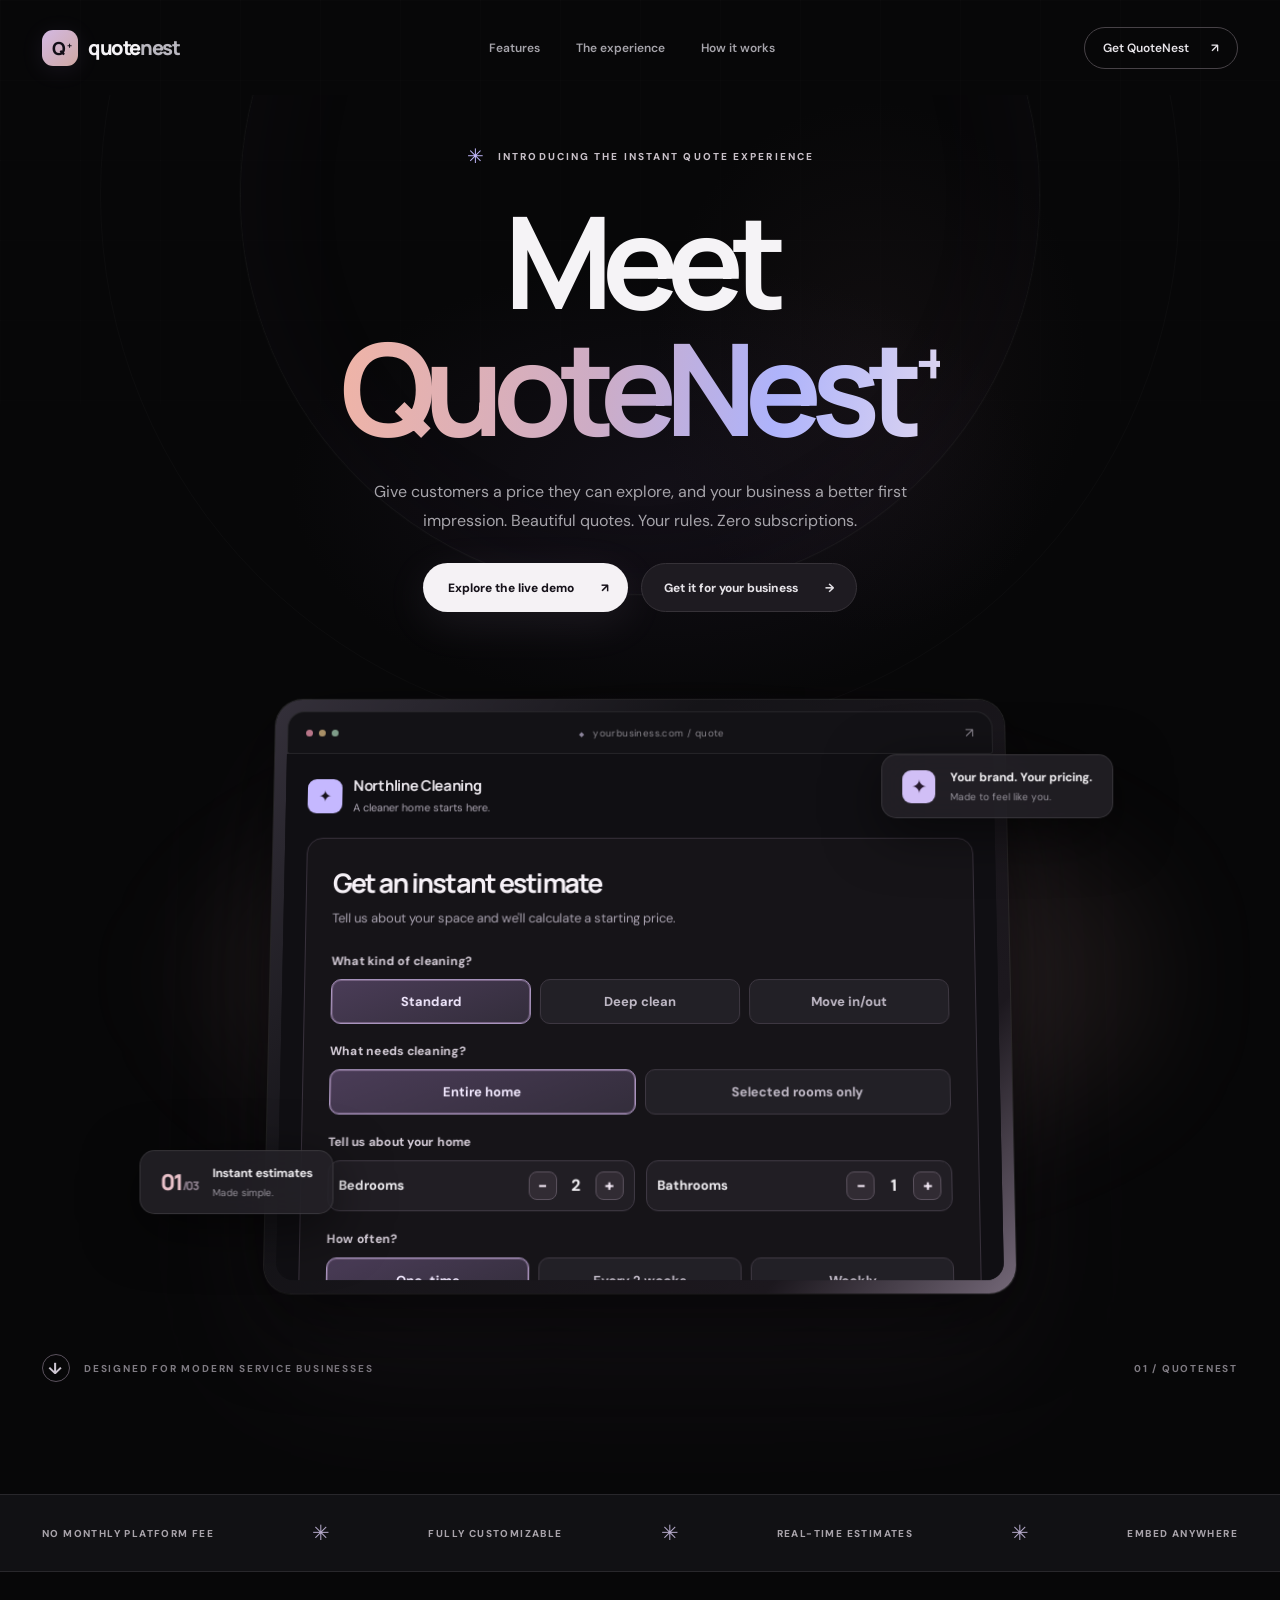
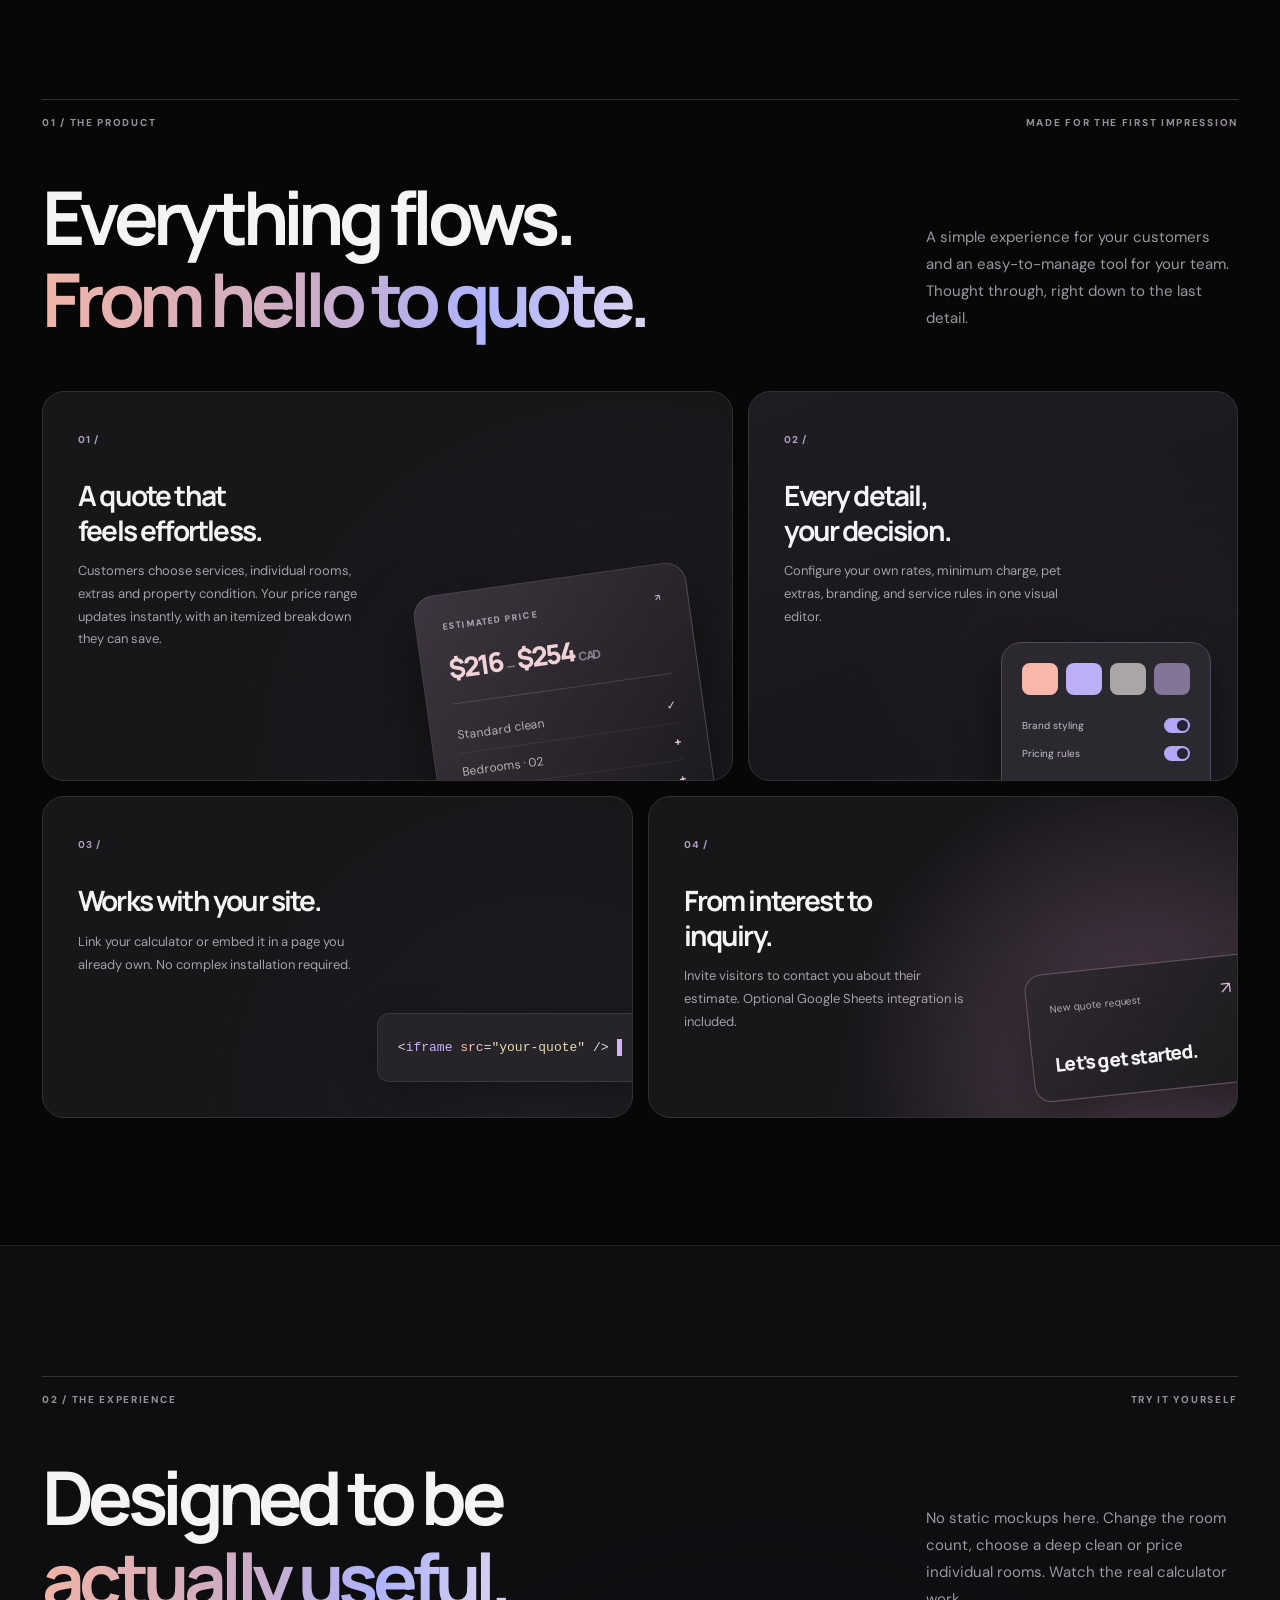
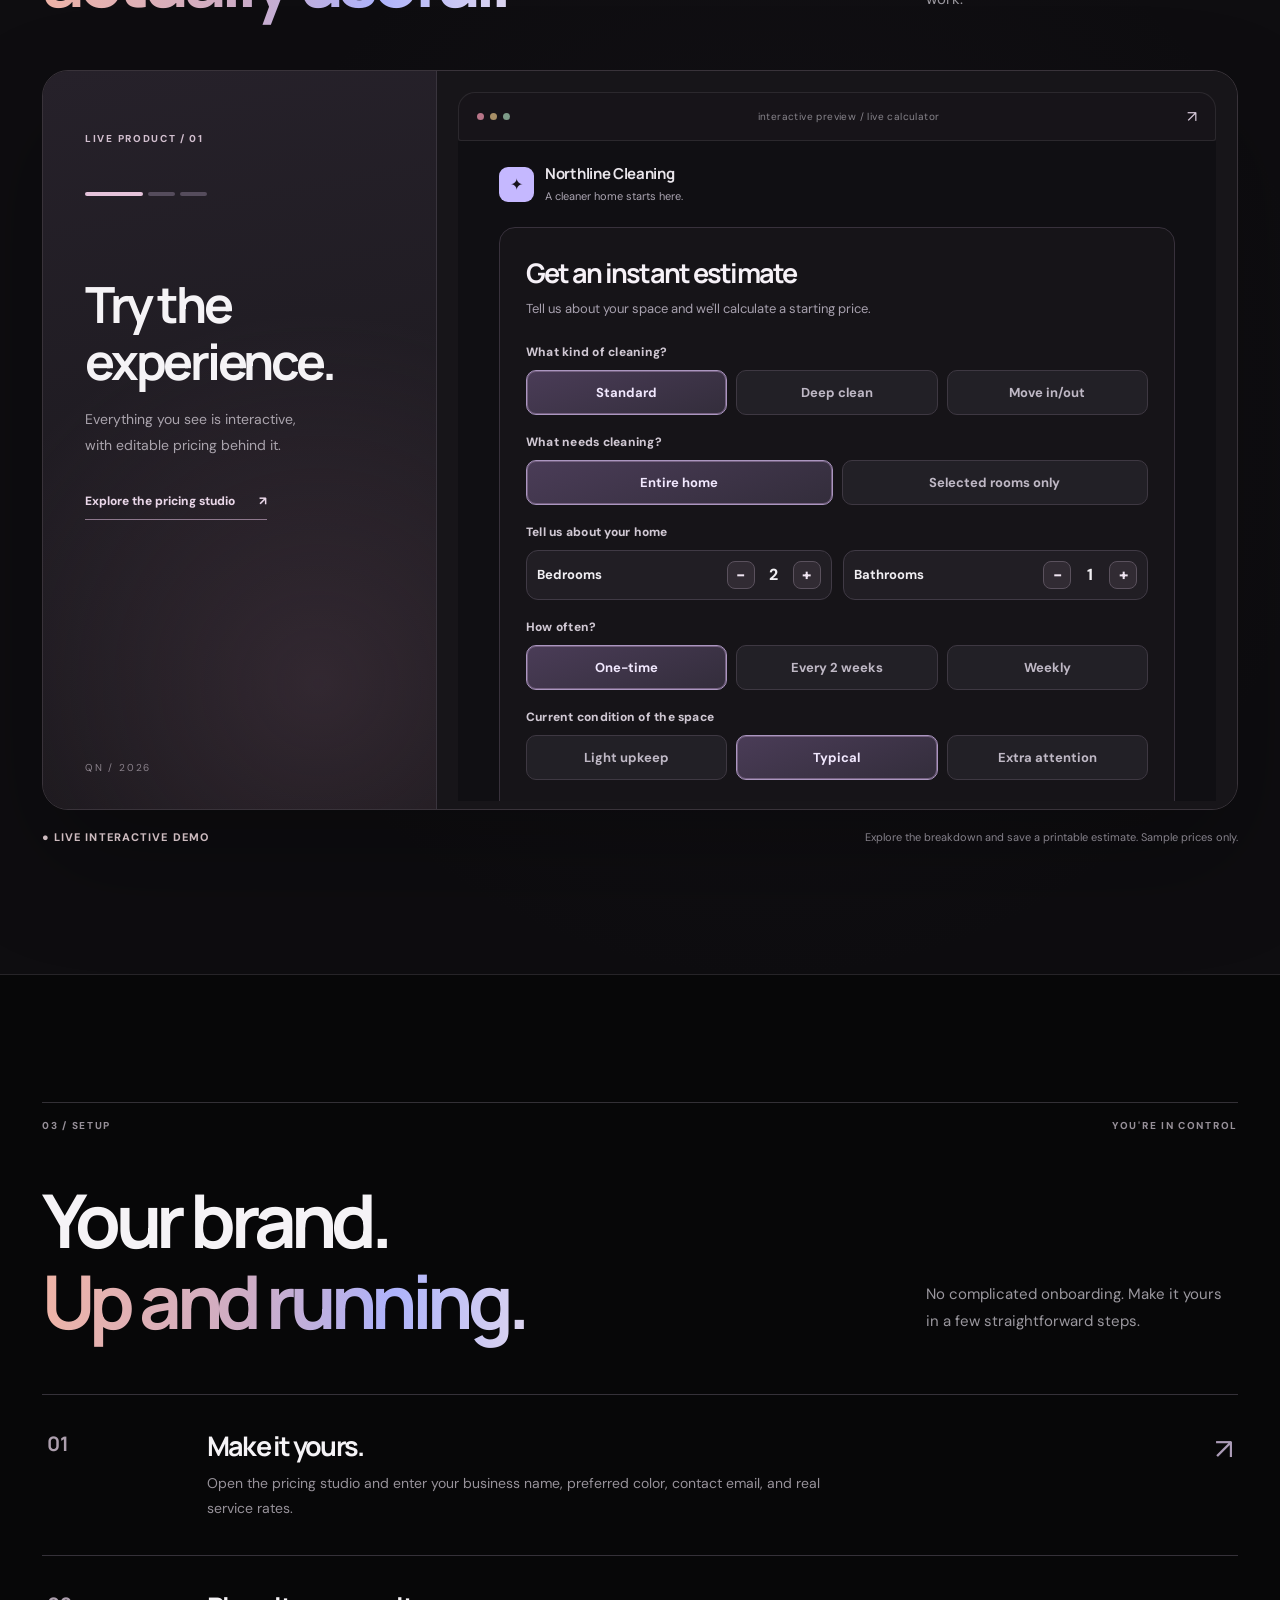
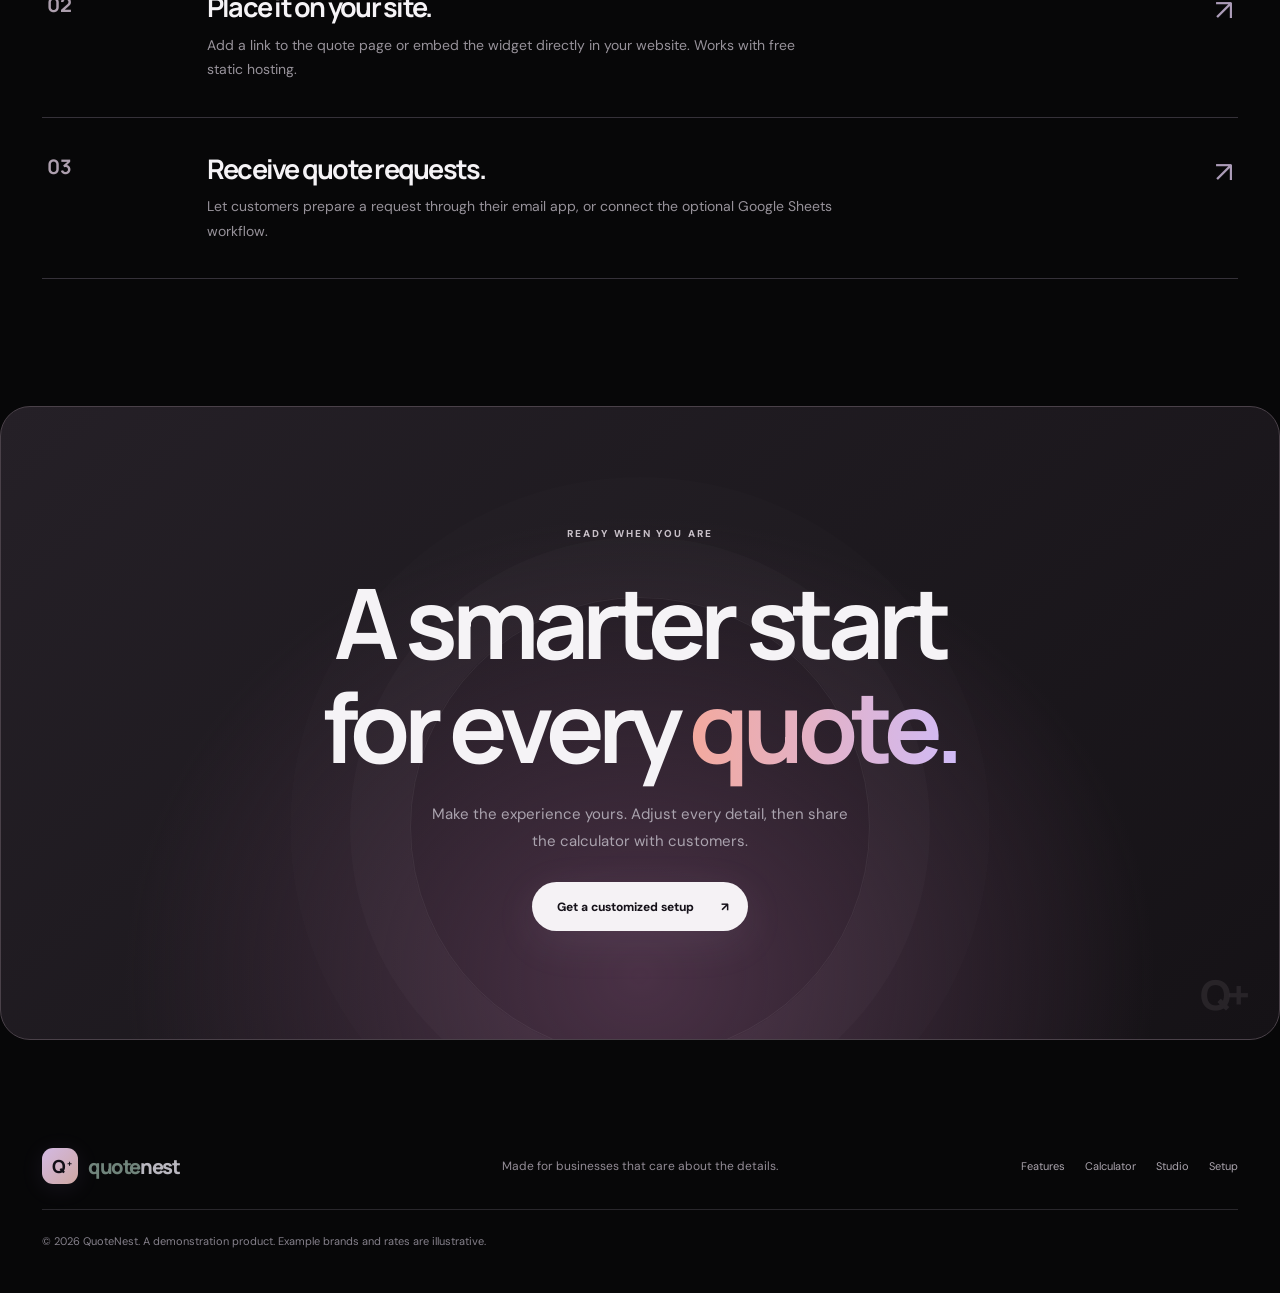
<file: index.html>
<!doctype html>
<html lang="en">
<head>
  <meta charset="utf-8">
  <meta name="viewport" content="width=device-width, initial-scale=1">
  <meta name="theme-color" content="#070709">
  <meta name="description" content="QuoteNest: an instant house cleaning estimate calculator with editable room, condition, extras and minimum-job pricing. Customize it for your website with a one-time setup.">
  <meta property="og:type" content="website">
  <meta property="og:title" content="QuoteNest — Instant Cleaning Estimates for Your Website">
  <meta property="og:description" content="Let customers explore a starting price range from your own rules. Try the live demo, then customize it for your cleaning company.">
  <meta property="og:url" content="https://uhrichsam4.github.io/quotenest-live-demo/">
  <meta name="robots" content="index,follow">
  <title>Instant Cleaning Quote Calculator for Websites | QuoteNest</title>
  <link rel="stylesheet" href="assets/style.css">
  <link rel="stylesheet" href="assets/theme-blackplus.css">
</head>
<body class="site blackplus-theme">
  <div class="site-glow" aria-hidden="true"></div>
  <header class="topbar max">
    <a class="brand" href="./index.html" aria-label="QuoteNest home"><span class="brand-icon" aria-hidden="true">Q<span>+</span></span><span>quote<span class="brand-light">nest</span></span></a>
    <nav class="topnav" aria-label="Main navigation">
      <a href="#features">Features</a>
      <a href="#experience">The experience</a>
      <a href="#how">How it works</a>
    </nav>
    <a class="nav-action" href="./setup.html">Get QuoteNest <span aria-hidden="true">↗</span></a>
  </header>

  <main>
    <section class="new-hero max" aria-labelledby="hero-title">
      <div class="hero-orbit hero-orbit-one" aria-hidden="true"></div>
      <div class="hero-orbit hero-orbit-two" aria-hidden="true"></div>
      <div class="hero-heading">
        <span class="tiny-label"><span class="tiny-spark" aria-hidden="true">✳</span> INTRODUCING THE INSTANT QUOTE EXPERIENCE</span>
        <h1 id="hero-title">Meet<br><span class="gradient-title">QuoteNest<span class="hero-plus">+</span></span></h1>
        <p>Give customers a price they can explore, and your business a better first impression. Beautiful quotes. Your rules. Zero subscriptions.</p>
        <div class="new-actions">
          <a class="primary-action" href="#experience">Explore the live demo <span aria-hidden="true">↗</span></a>
          <a class="ghost-action" href="./setup.html">Get it for your business <span aria-hidden="true">→</span></a>
        </div>
      </div>
      <div class="showcase" aria-label="QuoteNest product preview">
        <div class="showcase-light" aria-hidden="true"></div>
        <div class="mock-device">
          <div class="mock-top">
            <div class="mock-dots" aria-hidden="true"><i></i><i></i><i></i></div>
            <span class="mock-domain"><span class="lock" aria-hidden="true">◆</span> yourbusiness.com / quote</span>
            <span class="mock-top-end">↗</span>
          </div>
          <iframe src="./embed.html" title="Interactive instant quote calculator preview" loading="eager"></iframe>
        </div>
        <div class="floating-chip floating-chip-top" aria-hidden="true">
          <span class="chip-symbol">✦</span><span><strong>Your brand. Your pricing.</strong><small>Made to feel like you.</small></span>
        </div>
        <div class="floating-chip floating-chip-bottom" aria-hidden="true">
          <span class="chip-number">01<span>/03</span></span><span><strong>Instant estimates</strong><small>Made simple.</small></span>
        </div>
      </div>
      <div class="hero-footnote"><span class="scroll-indicator" aria-hidden="true">↓</span> DESIGNED FOR MODERN SERVICE BUSINESSES <span class="hero-footnote-index">01 / QUOTENEST</span></div>
    </section>

    <div class="capability-strip" aria-label="Core capabilities">
      <div class="max capability-inner">
        <span>NO MONTHLY PLATFORM FEE</span><b aria-hidden="true">✳</b>
        <span>FULLY CUSTOMIZABLE</span><b aria-hidden="true">✳</b>
        <span>REAL-TIME ESTIMATES</span><b aria-hidden="true">✳</b>
        <span>EMBED ANYWHERE</span>
      </div>
    </div>

    <section class="new-section max features-section" id="features" aria-labelledby="features-title">
      <div class="section-overline"><span>01 / THE PRODUCT</span><span>MADE FOR THE FIRST IMPRESSION</span></div>
      <div class="section-heading">
        <h2 id="features-title">Everything flows.<br><span class="soft-gradient">From hello to quote.</span></h2>
        <p>A simple experience for your customers and an easy-to-manage tool for your team. Thought through, right down to the last detail.</p>
      </div>
      <div class="bento-grid">
        <article class="bento bento-large">
          <div class="bento-copy"><span class="bento-index">01 /</span><h3>A quote that<br>feels effortless.</h3><p>Customers choose services, individual rooms, extras and property condition. Your price range updates instantly, with an itemized breakdown they can save.</p></div>
          <div class="estimate-art" aria-hidden="true">
            <div class="estimate-art-header"><span>ESTIMATED PRICE</span><span>↗</span></div>
            <div class="estimate-art-price">$216 <small>—</small> $254 <small>CAD</small></div>
            <div class="estimate-art-rule"></div>
            <div class="estimate-art-row"><span>Standard clean</span><strong>✓</strong></div>
            <div class="estimate-art-row"><span>Bedrooms · 02</span><strong>+</strong></div>
            <div class="estimate-art-row"><span>Bathrooms · 01</span><strong>+</strong></div>
          </div>
        </article>
        <article class="bento bento-medium">
          <div class="bento-copy"><span class="bento-index">02 /</span><h3>Every detail,<br>your decision.</h3><p>Configure your own rates, minimum charge, pet extras, branding, and service rules in one visual editor.</p></div>
          <div class="palette-art" aria-hidden="true">
            <div class="palette-row"><span class="palette-color one"></span><span class="palette-color two"></span><span class="palette-color three"></span><span class="palette-color four"></span></div>
            <div class="palette-line"><span>Brand styling</span><span class="palette-toggle"></span></div>
            <div class="palette-line"><span>Pricing rules</span><span class="palette-toggle"></span></div>
          </div>
        </article>
        <article class="bento bento-small">
          <div class="bento-copy"><span class="bento-index">03 /</span><h3>Works with your site.</h3><p>Link your calculator or embed it in a page you already own. No complex installation required.</p></div>
          <div class="code-art" aria-hidden="true">&lt;<span>iframe</span> <i>src</i>=<b>"your-quote"</b> /&gt;<span class="code-cursor"></span></div>
        </article>
        <article class="bento bento-small bento-glow">
          <div class="bento-copy"><span class="bento-index">04 /</span><h3>From interest to inquiry.</h3><p>Invite visitors to contact you about their estimate. Optional Google Sheets integration is included.</p></div>
          <div class="lead-art" aria-hidden="true"><span>New quote request</span><span class="lead-art-arrow">↗</span><strong>Let's get started.</strong></div>
        </article>
      </div>
    </section>

    <section class="experience-band" id="experience" aria-labelledby="experience-title">
      <div class="max experience-wrap">
        <div class="section-overline"><span>02 / THE EXPERIENCE</span><span>TRY IT YOURSELF</span></div>
        <div class="experience-heading"><h2 id="experience-title">Designed to be<br><span class="soft-gradient">actually useful.</span></h2><p>No static mockups here. Change the room count, choose a deep clean or price individual rooms. Watch the real calculator work.</p></div>
        <div class="product-stage">
          <div class="stage-side">
            <span class="stage-eyebrow">LIVE PRODUCT / 01</span>
            <div class="stage-rail"><span class="active-rail"></span><span></span><span></span></div>
            <h3>Try the<br>experience.</h3>
            <p>Everything you see is interactive, with editable pricing behind it.</p>
            <a href="./studio.html" class="stage-link">Explore the pricing studio <span aria-hidden="true">↗</span></a>
            <div class="stage-corner" aria-hidden="true">QN / 2026</div>
          </div>
          <div class="live-device">
            <div class="mock-top">
              <div class="mock-dots" aria-hidden="true"><i></i><i></i><i></i></div>
              <span class="mock-domain">interactive preview / live calculator</span>
              <a href="./embed.html" target="_blank" rel="noopener" aria-label="Open the full calculator in a new tab">↗</a>
            </div>
            <iframe src="./embed.html" title="Try the live QuoteNest cleaning estimate calculator" loading="lazy"></iframe>
          </div>
        </div>
        <div class="product-note"><span>● LIVE INTERACTIVE DEMO</span><span>Explore the breakdown and save a printable estimate. Sample prices only.</span></div>
      </div>
    </section>

    <section class="new-section max steps-section" id="how" aria-labelledby="steps-title">
      <div class="section-overline"><span>03 / SETUP</span><span>YOU'RE IN CONTROL</span></div>
      <div class="section-heading"><h2 id="steps-title">Your brand.<br><span class="soft-gradient">Up and running.</span></h2><p>No complicated onboarding. Make it yours in a few straightforward steps.</p></div>
      <div class="new-steps">
        <article><span class="step-number">01</span><div><h3>Make it yours.</h3><p>Open the pricing studio and enter your business name, preferred color, contact email, and real service rates.</p></div><span class="step-arrow" aria-hidden="true">↗</span></article>
        <article><span class="step-number">02</span><div><h3>Place it on your site.</h3><p>Add a link to the quote page or embed the widget directly in your website. Works with free static hosting.</p></div><span class="step-arrow" aria-hidden="true">↗</span></article>
        <article><span class="step-number">03</span><div><h3>Receive quote requests.</h3><p>Let customers prepare a request through their email app, or connect the optional Google Sheets workflow.</p></div><span class="step-arrow" aria-hidden="true">↗</span></article>
      </div>
    </section>

    <section class="closing max" aria-labelledby="closing-title">
      <div class="closing-orb" aria-hidden="true"></div>
      <span class="tiny-label">READY WHEN YOU ARE</span>
      <h2 id="closing-title">A smarter start<br>for every <em>quote.</em></h2>
      <p>Make the experience yours. Adjust every detail, then share the calculator with customers.</p>
      <a class="primary-action" href="./setup.html">Get a customized setup <span aria-hidden="true">↗</span></a>
      <span class="closing-watermark" aria-hidden="true">Q+</span>
    </section>
  </main>
  <footer class="new-footer max">
    <a class="brand" href="./index.html" aria-label="QuoteNest home"><span class="brand-icon" aria-hidden="true">Q<span>+</span></span><span>quote<span class="brand-light">nest</span></span></a>
    <span>Made for businesses that care about the details.</span>
    <nav aria-label="Footer"><a href="#features">Features</a><a href="./embed.html">Calculator</a><a href="./studio.html">Studio</a><a href="./setup.html">Setup</a></nav>
    <small>© 2026 QuoteNest. A demonstration product. Example brands and rates are illustrative.</small>
  </footer>
</body>
</html>
</file>
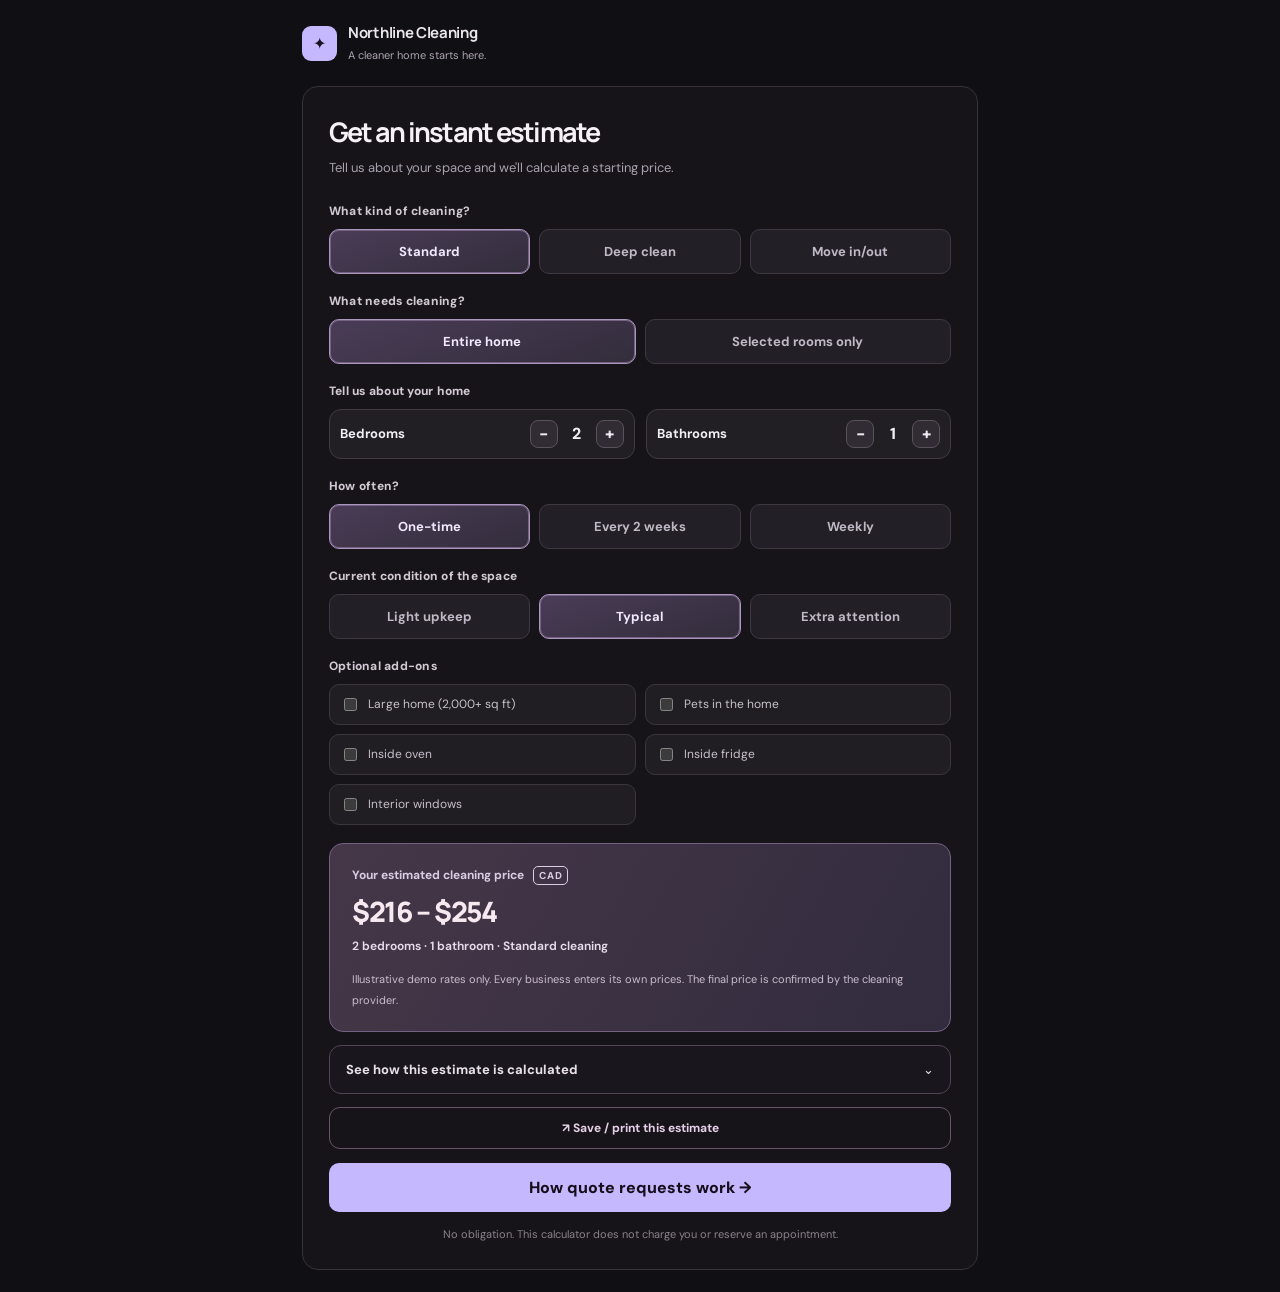
<file: embed.html>
<!doctype html>
<html lang="en">
<head><meta charset="utf-8"><meta name="viewport" content="width=device-width, initial-scale=1">
  <meta name="robots" content="noindex"><title>Get a cleaning estimate</title>
  <link rel="stylesheet" href="assets/style.css"><link rel="stylesheet" href="assets/theme-blackplus.css">
  <script src="assets/config.js" defer></script><script src="assets/engine.js" defer></script><script src="assets/widget.js" defer></script>
</head>
<body class="widget">
  <main class="quote-app">
    <div class="quote-header"><span class="brand-dot">✦</span><div><h2 id="brand">Northline Cleaning</h2><small id="tagline">A cleaner home starts here.</small></div></div>
    <section class="quote-panel">
      <h3>Get an instant estimate</h3><p>Tell us about your space and we'll calculate a starting price.</p>
      <label class="field-title">What kind of cleaning?</label>
      <div class="choice-row" role="group" aria-label="Type of cleaning">
        <button type="button" class="choice" data-group="service" data-value="standard" aria-pressed="true">Standard</button>
        <button type="button" class="choice" data-group="service" data-value="deep" aria-pressed="false">Deep clean</button>
        <button type="button" class="choice" data-group="service" data-value="moving" aria-pressed="false">Move in/out</button>
      </div>
      <label class="field-title">What needs cleaning?</label>
      <div class="choice-row two" role="group" aria-label="Scope of cleaning">
        <button type="button" class="choice" data-group="scope" data-value="full" aria-pressed="true">Entire home</button>
        <button type="button" class="choice" data-group="scope" data-value="partial" aria-pressed="false">Selected rooms only</button>
      </div>
      <label class="field-title">Tell us about your home</label>
      <div class="room-grid">
        <div class="number-control"><span>Bedrooms</span><div class="counter"><button type="button" data-room="bedrooms" data-step="-1" aria-label="Remove one bedroom">−</button><output id="bedrooms">2</output><button type="button" data-room="bedrooms" data-step="1" aria-label="Add one bedroom">+</button></div></div>
        <div class="number-control"><span>Bathrooms</span><div class="counter"><button type="button" data-room="bathrooms" data-step="-1" aria-label="Remove one bathroom">−</button><output id="bathrooms">1</output><button type="button" data-room="bathrooms" data-step="1" aria-label="Add one bathroom">+</button></div></div>
      </div>
      <div id="partialOptions" hidden>
        <label class="field-title">Other rooms to clean</label>
        <div class="checklist">
          <label class="checkline"><input type="checkbox" id="kitchen" checked> Kitchen</label>
          <label class="checkline"><input type="checkbox" id="living" checked> Living area</label>
        </div>
      </div>
      <label class="field-title">How often?</label>
      <div class="choice-row" role="group" aria-label="Cleaning frequency">
        <button type="button" class="choice" data-group="frequency" data-value="once" aria-pressed="true">One-time</button>
        <button type="button" class="choice" data-group="frequency" data-value="biweekly" aria-pressed="false">Every 2 weeks</button>
        <button type="button" class="choice" data-group="frequency" data-value="weekly" aria-pressed="false">Weekly</button>
      </div>
      <label class="field-title">Current condition of the space</label>
      <div class="choice-row" role="group" aria-label="Cleaning condition">
        <button type="button" class="choice" data-group="condition" data-value="light" aria-pressed="false">Light upkeep</button>
        <button type="button" class="choice" data-group="condition" data-value="typical" aria-pressed="true">Typical</button>
        <button type="button" class="choice" data-group="condition" data-value="heavy" aria-pressed="false">Extra attention</button>
      </div>
      <label class="field-title">Optional add-ons</label>
      <div class="checklist">
        <label class="checkline" id="largeHomeRow"><input type="checkbox" id="largeHome"> Large home (2,000+ sq ft)</label>
        <label class="checkline"><input type="checkbox" id="pets"> Pets in the home</label>
        <label class="checkline"><input type="checkbox" data-extra="oven"> Inside oven</label>
        <label class="checkline"><input type="checkbox" data-extra="fridge"> Inside fridge</label>
        <label class="checkline"><input type="checkbox" data-extra="windows"> Interior windows</label>
      </div>
      <div class="estimate-panel" aria-live="polite">
        <div class="label">Your estimated cleaning price <span id="currencyCode" class="quote-currency">CAD</span></div>
        <strong id="price">$216 – $254</strong>
        <p id="quoteSummary" class="quote-summary">2 bedrooms · 1 bathroom · Standard cleaning</p>
        <small id="estimateNote">Illustrative demo rates. Final pricing is confirmed by the cleaning business after reviewing the property and service requirements.</small>
      </div>
      <details class="quote-breakdown" id="breakdown">
        <summary>See how this estimate is calculated <span aria-hidden="true">⌄</span></summary>
        <div class="breakdown-items" id="breakdownItems"></div>
        <div class="breakdown-total"><strong>Estimated midpoint</strong><strong id="breakdownTotal"></strong></div>
        <p>Approximate estimate before applicable taxes. Final pricing depends on the provider's review.</p>
      </details>
      <button type="button" class="estimate-export" id="printEstimate">↗ Save / print this estimate</button>
      <button type="button" class="btn request" id="request">Request a final quote →</button>
      <p class="hint" id="demoStatus" role="status" aria-live="polite"></p>
      <form id="lead" class="lead-fields" hidden>
        <strong style="font-size:14px">Send your quote request</strong>
        <label>Full name<input name="name" type="text" required maxlength="100" autocomplete="name"></label>
        <label>Email address<input name="email" type="email" required maxlength="150" autocomplete="email"></label>
        <label>Phone (optional)<input name="phone" type="tel" maxlength="40" autocomplete="tel"></label>
        <label>Additional details<input name="notes" type="text" maxlength="500" placeholder="Access, pets, preferred date..."></label>
        <label class="consent"><input type="checkbox" name="consent" required><span id="consentText">I agree to be contacted about this estimate.</span></label>
        <input name="summary" type="hidden"><input name="startedAt" type="hidden">
        <div style="position:absolute;left:-10000px" aria-hidden="true"><label>Website<input name="website" type="text" tabindex="-1" autocomplete="off"></label></div>
        <button class="btn" type="submit" id="send">Continue →</button>
        <div class="error" id="leadStatus" role="status" aria-live="polite"></div>
      </form>
      <p class="hint">No obligation. This calculator does not charge you or reserve an appointment.</p>
    </section>
  </main>
  <section class="print-estimate-sheet" id="printArea" aria-hidden="true">
    <div class="print-brand" id="printBrand"></div>
    <h1>Cleaning estimate</h1>
    <p class="print-date" id="printDate"></p>
    <p class="print-range" id="printRange"></p>
    <p id="printSummary"></p>
    <div id="printBreakdown"></div>
    <p class="print-disclaimer">This is a non-binding estimated price range based on the selected services, excluding applicable taxes. Final pricing is confirmed by the cleaning business after review. This printout is not a reservation or receipt.</p>
  </section>
</body>
</html>
</file>
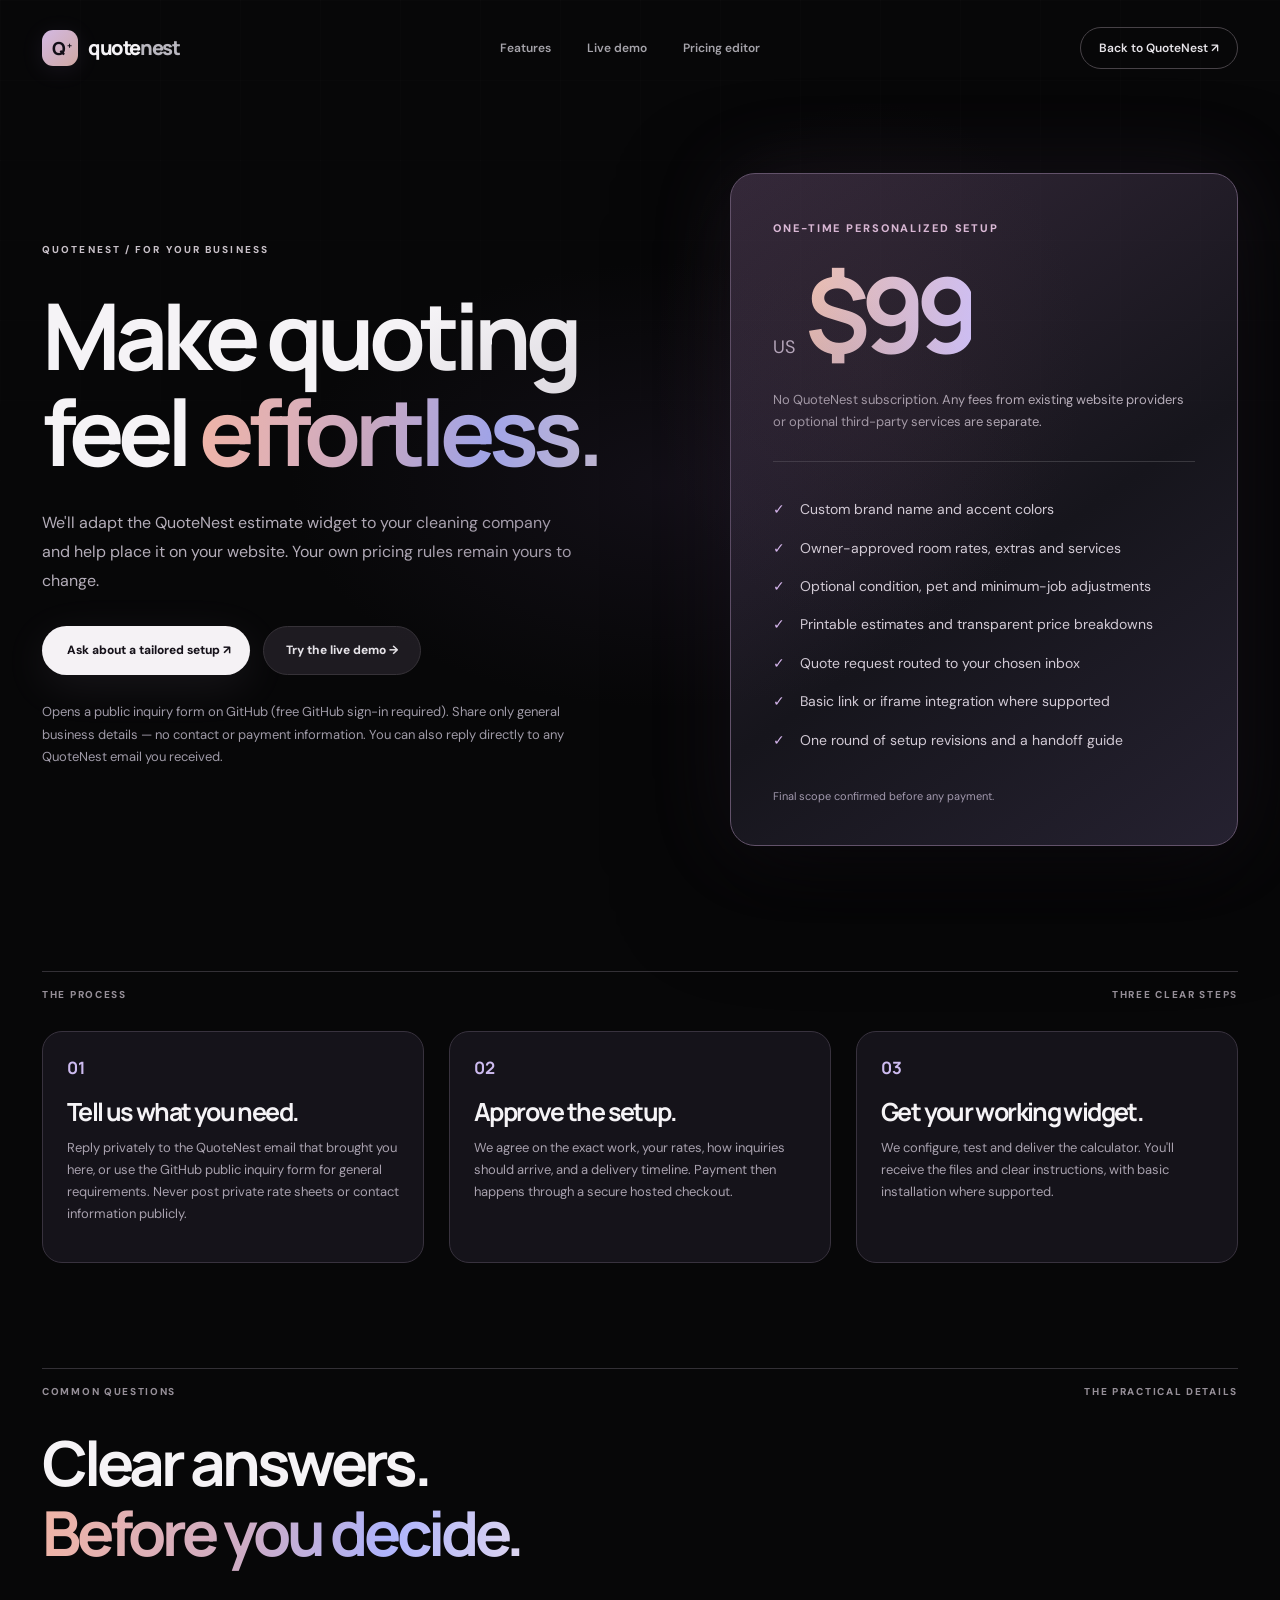
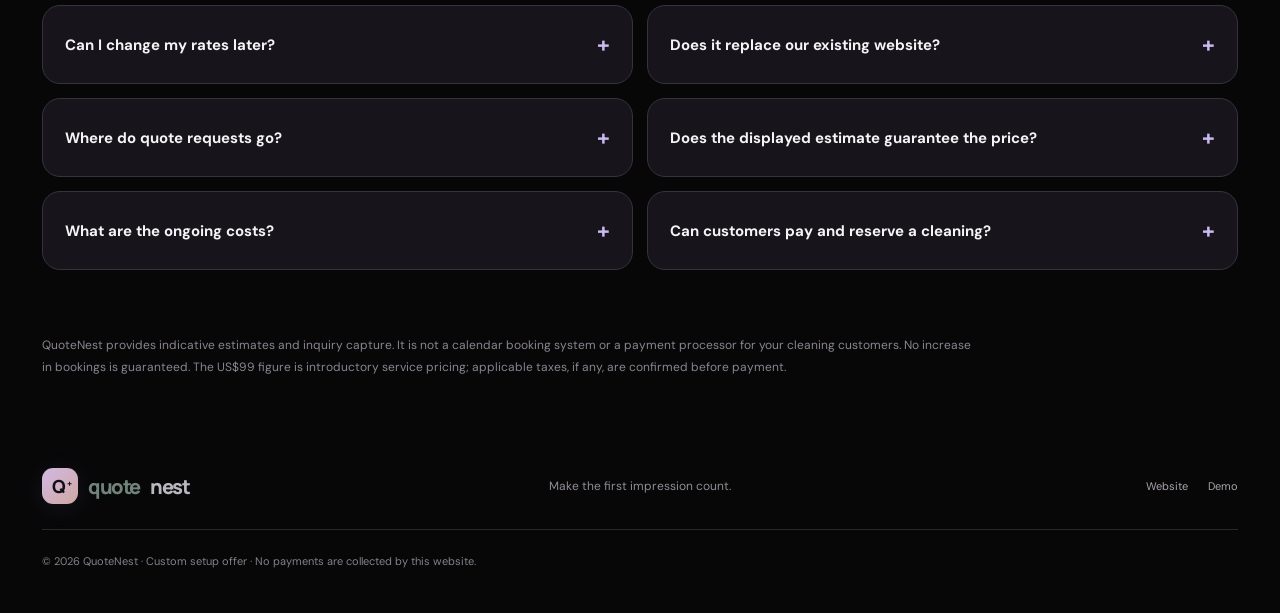
<file: setup.html>
<!doctype html>
<html lang="en">
<head>
  <meta charset="utf-8">
  <meta name="viewport" content="width=device-width,initial-scale=1">
  <meta name="theme-color" content="#070708">
  <meta name="description" content="Get a cleaning quote calculator customized for your business. Introductory US$99 one-time setup for rates, branding and supported website integration.">
  <meta name="robots" content="index,follow">
  <title>Cleaning Quote Calculator Setup — US$99 One-Time | QuoteNest</title>
  <link rel="stylesheet" href="./assets/style.css">
  <link rel="stylesheet" href="./assets/theme-blackplus.css">
  <script src="./assets/sales-config.js" defer></script>
  <script src="./assets/sales.js" defer></script>
</head>
<body class="site blackplus-theme">
  <div class="site-glow" aria-hidden="true"></div>
  <header class="topbar max">
    <a class="brand" href="./index.html" aria-label="QuoteNest home"><span class="brand-icon" aria-hidden="true">Q<span>+</span></span><span>quote<span class="brand-light">nest</span></span></a>
    <nav class="topnav" aria-label="Navigation"><a href="./index.html#features">Features</a><a href="./index.html#experience">Live demo</a><a href="./studio.html">Pricing editor</a></nav>
    <a class="nav-action" href="./index.html">Back to QuoteNest ↗</a>
  </header>
  <main class="sales-page max">
    <section class="sales-head">
      <div>
        <span class="tiny-label">QUOTENEST / FOR YOUR BUSINESS</span>
        <h1>Make quoting feel <span class="soft-gradient">effortless.</span></h1>
        <p>We'll adapt the QuoteNest estimate widget to your cleaning company and help place it on your website. Your own pricing rules remain yours to change.</p>
        <div class="new-actions sales-actions">
          <a id="contact-sales" class="primary-action" href="#how-to-order">How to request setup ↗</a>
          <a class="ghost-action" href="./index.html#experience">Try the live demo →</a>
        </div>
        <p id="payment-status" class="sales-notice">To get started, reply to the QuoteNest email that brought you here or use our public GitHub inquiry form. Payment is arranged only after we confirm the work.</p>
      </div>
      <aside class="sales-offer" aria-label="Setup pricing">
        <span class="sales-kicker">ONE-TIME PERSONALIZED SETUP</span>
        <div class="sales-price"><span>US</span><strong>$99</strong></div>
        <p>No QuoteNest subscription. Any fees from existing website providers or optional third-party services are separate.</p>
        <div class="sales-divider"></div>
        <ul>
          <li>Custom brand name and accent colors</li>
          <li>Owner-approved room rates, extras and services</li>
          <li>Optional condition, pet and minimum-job adjustments</li>
          <li>Printable estimates and transparent price breakdowns</li>
          <li>Quote request routed to your chosen inbox</li>
          <li>Basic link or iframe integration where supported</li>
          <li>One round of setup revisions and a handoff guide</li>
        </ul>
        <a id="pay-link" class="primary-action sales-pay" hidden rel="noopener noreferrer" target="_blank">Pay securely ↗</a>
        <span class="sales-subtext">Final scope confirmed before any payment.</span>
      </aside>
    </section>
    <section class="sales-process" id="how-to-order">
      <div class="section-overline"><span>THE PROCESS</span><span>THREE CLEAR STEPS</span></div>
      <div class="sales-steps">
        <article><span>01</span><h2>Tell us what you need.</h2><p>Reply privately to the QuoteNest email that brought you here, or use the GitHub public inquiry form for general requirements. Never post private rate sheets or contact information publicly.</p></article>
        <article><span>02</span><h2>Approve the setup.</h2><p>We agree on the exact work, your rates, how inquiries should arrive, and a delivery timeline. Payment then happens through a secure hosted checkout.</p></article>
        <article><span>03</span><h2>Get your working widget.</h2><p>We configure, test and deliver the calculator. You'll receive the files and clear instructions, with basic installation where supported.</p></article>
      </div>
    </section>
    <section class="sales-faq" id="questions" aria-label="Common questions">
      <div class="section-overline"><span>COMMON QUESTIONS</span><span>THE PRACTICAL DETAILS</span></div>
      <h2>Clear answers.<br><span class="soft-gradient">Before you decide.</span></h2>
      <div class="faq-grid">
        <details><summary>Can I change my rates later?</summary><p>Yes. The included Pricing Studio lets you edit room fees, extras, cleaning type, recurring frequency, property condition, pet surcharges and minimum charges. You can export a revised settings file and update your hosted widget.</p></details>
        <details><summary>Does it replace our existing website?</summary><p>No. The standard offer is a calculator page you can link from your website or embed where your current website platform supports it. We check compatibility before payment.</p></details>
        <details><summary>Where do quote requests go?</summary><p>The basic setup can open a prepared email for the customer to send to your business inbox. An optional Google Sheets workflow can collect requests automatically, subject to Google account approval and daily quotas. We confirm the chosen method during setup.</p></details>
        <details><summary>Does the displayed estimate guarantee the price?</summary><p>No. Customers see a ballpark range using your pricing rules, and can review and print its breakdown. Your team confirms a final quote after reviewing the property and service requirements.</p></details>
        <details><summary>What are the ongoing costs?</summary><p>There is no recurring QuoteNest platform charge for this package. Your existing hosting, website-builder features, domain, or optional third-party services can have separate fees. These are reviewed before setup.</p></details>
        <details><summary>Can customers pay and reserve a cleaning?</summary><p>QuoteNest currently handles estimates and quote inquiries. The standard package does not collect card payments, schedule appointments, or integrate a CRM. Those features need separate scope.</p></details>
      </div>
    </section>
    <p class="sales-disclaimer">QuoteNest provides indicative estimates and inquiry capture. It is not a calendar booking system or a payment processor for your cleaning customers. No increase in bookings is guaranteed. The US$99 figure is introductory service pricing; applicable taxes, if any, are confirmed before payment.</p>
  </main>
  <footer class="new-footer max">
    <a class="brand" href="./index.html"><span class="brand-icon" aria-hidden="true">Q<span>+</span></span>quote<span class="brand-light">nest</span></a>
    <span>Make the first impression count.</span><nav aria-label="Footer"><a href="./index.html">Website</a><a href="./index.html#experience">Demo</a></nav>
    <small>© 2026 QuoteNest · Custom setup offer · No payments are collected by this website.</small>
  </footer>
</body>
</html>
</file>
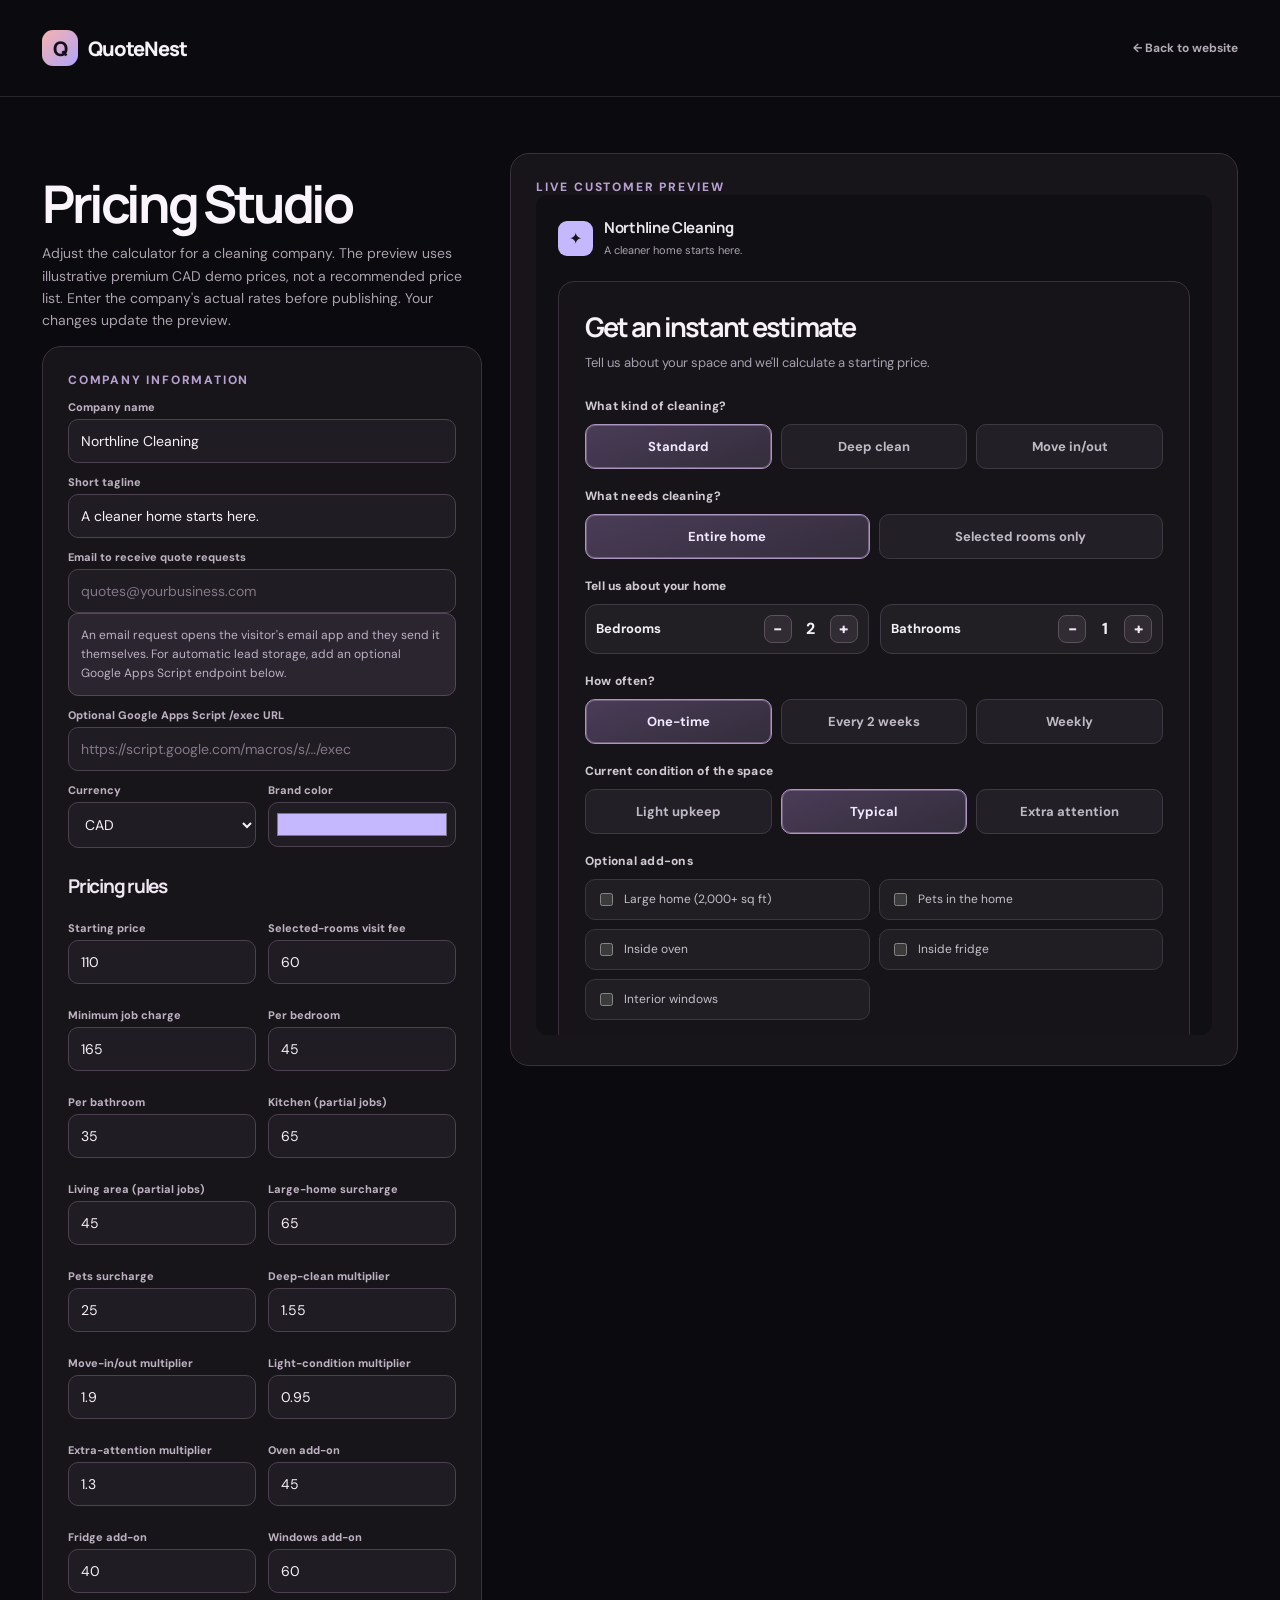
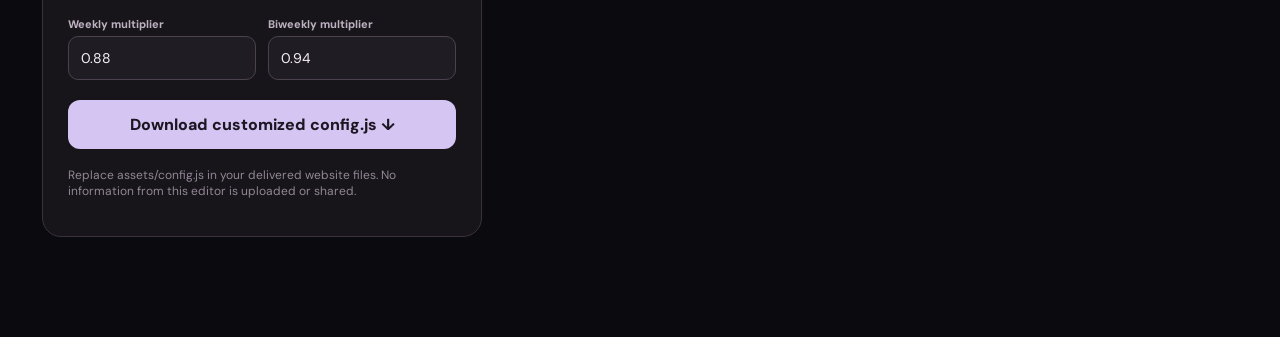
<file: studio.html>
<!doctype html>
<html lang="en">
<head><meta charset="utf-8"><meta name="viewport" content="width=device-width, initial-scale=1">
  <title>Pricing Studio — QuoteNest</title><link rel="stylesheet" href="assets/style.css"><link rel="stylesheet" href="assets/theme-blackplus.css">
  <script src="assets/config.js" defer></script><script src="assets/studio.js" defer></script>
</head>
<body class="studio">
  <header class="max"><a class="logo" href="./index.html"><span class="mark">Q</span>QuoteNest</a><nav class="nav"><a href="./index.html">← Back to website</a></nav></header>
  <main class="max studio-grid">
    <div>
      <h1>Pricing Studio</h1><p class="intro">Adjust the calculator for a cleaning company. The preview uses illustrative premium CAD demo prices, not a recommended price list. Enter the company's actual rates before publishing. Your changes update the preview.</p>
      <form class="editor" id="settings">
        <div class="eyebrow">Company information</div>
        <label for="brand">Company name</label><input id="brand" name="brand" maxlength="90" required>
        <label for="tagline">Short tagline</label><input id="tagline" name="tagline" maxlength="150">
        <label for="ownerEmail">Email to receive quote requests</label><input id="ownerEmail" name="ownerEmail" type="email" placeholder="quotes@yourbusiness.com">
        <p class="notice">An email request opens the visitor's email app and they send it themselves. For automatic lead storage, add an optional Google Apps Script endpoint below.</p>
        <label for="leadEndpoint">Optional Google Apps Script /exec URL</label><input id="leadEndpoint" name="leadEndpoint" type="url" placeholder="https://script.google.com/macros/s/…/exec">
        <div class="form-grid">
          <div><label for="currency">Currency</label><select id="currency" name="currency"><option value="USD">USD</option><option value="CAD">CAD</option><option value="GBP">GBP</option><option value="EUR">EUR</option></select></div>
          <div><label for="accent">Brand color</label><input id="accent" name="accent" type="color" style="height:45px;padding:6px"></div>
        </div>
        <h2>Pricing rules</h2>
        <div class="form-grid">
          <div><label for="base">Starting price</label><input id="base" name="base" type="number" min="0" max="100000" step="1"></div>
          <div><label for="partialBase">Selected-rooms visit fee</label><input id="partialBase" name="partialBase" type="number" min="0" max="100000" step="1"></div>
          <div><label for="minimumJob">Minimum job charge</label><input id="minimumJob" name="minimumJob" type="number" min="0" max="100000" step="1"></div>
          <div><label for="bedroom">Per bedroom</label><input id="bedroom" name="bedroom" type="number" min="0" max="100000" step="1"></div>
          <div><label for="bathroom">Per bathroom</label><input id="bathroom" name="bathroom" type="number" min="0" max="100000" step="1"></div>
          <div><label for="kitchen">Kitchen (partial jobs)</label><input id="kitchen" name="kitchen" type="number" min="0" max="100000" step="1"></div>
          <div><label for="living">Living area (partial jobs)</label><input id="living" name="living" type="number" min="0" max="100000" step="1"></div>
          <div><label for="largeHome">Large-home surcharge</label><input id="largeHome" name="largeHome" type="number" min="0" max="100000" step="1"></div>
          <div><label for="pets">Pets surcharge</label><input id="pets" name="pets" type="number" min="0" max="100000" step="1"></div>
          <div><label for="deep">Deep-clean multiplier</label><input id="deep" name="deep" type="number" min="1" max="5" step=".05"></div>
          <div><label for="moving">Move-in/out multiplier</label><input id="moving" name="moving" type="number" min="1" max="5" step=".05"></div>
          <div><label for="light">Light-condition multiplier</label><input id="light" name="light" type="number" min=".5" max="2" step=".05"></div>
          <div><label for="heavy">Extra-attention multiplier</label><input id="heavy" name="heavy" type="number" min="1" max="5" step=".05"></div>
          <div><label for="oven">Oven add-on</label><input id="oven" name="oven" type="number" min="0" max="100000" step="1"></div>
          <div><label for="fridge">Fridge add-on</label><input id="fridge" name="fridge" type="number" min="0" max="100000" step="1"></div>
          <div><label for="windows">Windows add-on</label><input id="windows" name="windows" type="number" min="0" max="100000" step="1"></div>
          <div><label for="weekly">Weekly multiplier</label><input id="weekly" name="weekly" type="number" min=".5" max="1" step=".01"></div>
          <div><label for="biweekly">Biweekly multiplier</label><input id="biweekly" name="biweekly" type="number" min=".5" max="1" step=".01"></div>
        </div>
        <button class="btn" type="button" id="download">Download customized config.js ↓</button>
        <p class="microcopy">Replace assets/config.js in your delivered website files. No information from this editor is uploaded or shared.</p>
      </form>
    </div>
    <div><div class="studio-preview"><div class="eyebrow">Live customer preview</div><iframe id="preview" title="Live preview of your customized quote widget" src="embed.html"></iframe></div></div>
  </main>
</body>
</html>
</file>
<file: assets/style.css>
@import url('https://fonts.googleapis.com/css2?family=DM+Sans:wght@400;500;600;700&family=Manrope:wght@400;500;600;700;800&display=swap');
:root{font-family:"DM Sans",system-ui,sans-serif;color:#172824;background:#f8faf8;font-synthesis:none}
*{box-sizing:border-box}
body{margin:0}
button,input,select,textarea{font:inherit}
button{cursor:pointer}
a{color:inherit}
:focus-visible{outline:3px solid #71aee3;outline-offset:2px}
.pill{display:inline-flex;align-items:center;border-radius:99px;padding:8px 13px;background:#e6f6ef;color:#16745b;font-size:12px;font-weight:800;letter-spacing:.06em;text-transform:uppercase}
.eyebrow{font-size:12px;font-weight:800;text-transform:uppercase;letter-spacing:.15em;color:#478b77}
.btn{display:inline-flex;align-items:center;justify-content:center;gap:10px;padding:14px 22px;border:0;border-radius:12px;background:#146f64;color:#fff;text-decoration:none;font-weight:800;transition:transform .15s,background .15s}
.btn:hover{transform:translateY(-1px);background:#0d574f}
.btn.secondary{color:#173d36;background:#eff6f2;border:1px solid #daeae3}
.btn.secondary:hover{background:#deeee5}
.btn.dark{background:#132f2a}
.muted{color:#647973}
.max{max-width:1180px;margin:auto}
.site header,.studio header{display:flex;align-items:center;justify-content:space-between;gap:20px;padding:28px 30px}
.logo{display:flex;align-items:center;gap:10px;font-family:Manrope,sans-serif;font-size:20px;font-weight:800;letter-spacing:-.05em;text-decoration:none}
.mark{width:36px;height:36px;border-radius:11px;display:inline-grid;place-items:center;background:#145e55;color:white;font-weight:800}
.nav{display:flex;gap:25px;align-items:center;font-size:14px;font-weight:700}
.nav a{text-decoration:none}
.site .hero{position:relative;overflow:hidden;background:#ecf5ef}
.hero:before{content:"";position:absolute;width:600px;height:600px;right:-230px;top:-270px;background:radial-gradient(circle,#a7dbc4,transparent 65%);opacity:.6}
.hero-grid{position:relative;display:grid;grid-template-columns:1fr 1fr;gap:45px;align-items:center;min-height:640px;padding:44px 30px 70px}
h1,h2,h3,p{margin-top:0}
h1,h2,h3{font-family:Manrope,system-ui,sans-serif;letter-spacing:-.055em}
h1{font-size:clamp(42px,5.1vw,70px);line-height:1.1;margin:22px 0}
.hero-copy>p{font-size:18px;line-height:1.75;max-width:530px;color:#526a62}
.actions{display:flex;gap:12px;flex-wrap:wrap;margin-top:30px}
.microcopy{font-size:12px;color:#70837c;margin-top:18px}
.preview-shell{background:#fff;border:1px solid #e0ece4;border-radius:25px;padding:14px;box-shadow:0 30px 80px #214b4033;transform:rotate(1deg)}
.browser-bar{display:flex;gap:7px;align-items:center;padding:7px 9px 14px}
.dot{width:8px;height:8px;border-radius:50%;background:#d4dcd7}
.url{margin:auto;padding:7px 50px;background:#f4f8f5;border-radius:30px;color:#93a69b;font-size:11px}
.preview-shell iframe{width:100%;height:550px;border:0;border-radius:12px}
.features{padding:100px 30px}
.section-title{font-size:clamp(31px,3.2vw,48px);margin:13px 0 40px}
.feature-grid{display:grid;grid-template-columns:repeat(3,1fr);gap:20px}
.feature{border:1px solid #e2ece7;background:white;border-radius:22px;padding:28px;min-height:225px}
.feature .symbol{font-size:29px}
.feature h3{font-size:20px;margin:20px 0 10px}
.feature p{color:#647973;line-height:1.65;font-size:14px}
.how{padding:70px 30px 100px;background:#f0f5f1}
.steps{display:grid;grid-template-columns:repeat(3,1fr);gap:20px}
.step{padding:25px 0;border-top:1px solid #c3d6ca}
.step b{font-size:26px;color:#56937c}
.step h3{margin:22px 0 10px;font-size:20px}
.step p{color:#61756b;line-height:1.65}
.cta{padding:80px 30px}
.cta-card{display:flex;justify-content:space-between;align-items:center;gap:30px;background:#143c34;border-radius:24px;color:#fff;padding:42px}
.cta h2{font-size:32px;margin:8px 0 12px}
.cta p{color:#c1d5cf}
.cta .btn{background:#c7f2cf;color:#10392c}
.site footer{padding:28px 30px 45px;font-size:12px;color:#70847b}
.widget{background:#fff}
.quote-app{padding:24px;max-width:670px;margin:auto}
.quote-header{display:flex;align-items:center;gap:11px;margin-bottom:20px}
.quote-header .brand-dot{display:grid;place-items:center;width:35px;height:35px;color:white;font-weight:900;background:var(--accent,#137d72);border-radius:11px}
.quote-header h2{font-size:15px;margin:0;letter-spacing:-.02em}
.quote-header small{font-size:11px;color:#7e8f88}
.quote-panel{background:#fff;border:1px solid #e5eee8;border-radius:16px;padding:24px}
.quote-panel h3{font-size:25px;margin:0 0 6px}
.quote-panel>p{color:#74867d;font-size:13px;line-height:1.6;margin-bottom:24px}
.field-title{font-size:12px;letter-spacing:.02em;font-weight:800;margin:19px 0 10px;display:block}
.choice-row{display:grid;grid-template-columns:repeat(3,1fr);gap:9px}
.choice-row.two{grid-template-columns:repeat(2,1fr)}
.choice{border:1px solid #dee8e1;background:#fff;border-radius:10px;padding:13px 6px;font-size:13px;font-weight:700;color:#4d6258}
.choice[aria-pressed="true"]{background:#eaf7f0;border-color:#8dbeaa;color:#1a745d}
.room-grid{display:grid;grid-template-columns:1fr 1fr;gap:11px}
.number-control{display:flex;align-items:center;justify-content:space-between;padding:10px;background:#f7faf8;border-radius:12px;border:1px solid #e3ebe6}
.number-control span{font-size:13px;font-weight:700}
.counter{display:flex;align-items:center;gap:12px}
.counter button{width:28px;height:28px;border:1px solid #cfded3;border-radius:8px;background:#fff;font-weight:900;color:#395e51}
.counter output{font-weight:800;min-width:14px;text-align:center}
.checklist{display:grid;grid-template-columns:1fr 1fr;gap:9px}
.checkline{display:flex;align-items:center;gap:8px;font-size:12px;color:#3c554b;padding:10px;border:1px solid #e2ebe5;border-radius:10px}
.checkline input{accent-color:var(--accent,#137d72)}
.estimate-panel{margin-top:18px;border-radius:14px;background:#e9f6f0;padding:22px}
.estimate-panel .label{color:#477664;font-size:12px;font-weight:700}
.estimate-panel strong{display:block;margin:7px 0;font:800 28px Manrope,system-ui,sans-serif;letter-spacing:-.05em;color:#155c49}
.estimate-panel small{font-size:11px;color:#5b8777;line-height:1.5}
.estimate-panel .quote-currency{display:inline-block;margin-left:6px;border:1px solid currentColor;border-radius:5px;padding:2px 5px;font-size:10px;letter-spacing:.08em;vertical-align:middle}
.estimate-panel .quote-summary{font-size:12px;font-weight:650;line-height:1.5;margin:7px 0 12px;color:#3e7463}
.quote-breakdown{margin-top:13px;border:1px solid #dbe5df;border-radius:12px;overflow:hidden}
.quote-breakdown summary{cursor:pointer;padding:15px 16px;font-size:13px;font-weight:750;list-style:none;display:flex;justify-content:space-between;align-items:center}
.quote-breakdown summary::-webkit-details-marker{display:none}
.quote-breakdown summary span{transition:transform .2s}
.quote-breakdown[open] summary span{transform:rotate(180deg)}
.breakdown-items{border-top:1px solid #e1e8e2;padding:13px 16px 0}
.breakdown-row{display:flex;justify-content:space-between;gap:16px;padding:5px 0;font-size:12px;line-height:1.6}
.breakdown-row>span:last-child{font-variant-numeric:tabular-nums;text-align:right;white-space:nowrap}
.breakdown-row .discount{color:#2d805f}
.breakdown-total{margin:7px 16px 0;padding:14px 0;border-top:1px solid #dce5de;display:flex;justify-content:space-between;gap:12px;font-size:13px}
.quote-breakdown p{margin:0;padding:0 16px 15px;font-size:11px;line-height:1.6;color:#74877a}
.estimate-export{display:block;width:100%;margin:13px 0 0;padding:12px 10px;background:transparent;border:1px solid #d4e2da;border-radius:11px;color:#336458;font-size:12px;font-weight:750}
.estimate-export:hover{background:#eef6ef}
.print-estimate-sheet{display:none}
@media print{
  @page{size:A4;margin:17mm}
  body.widget{background:white!important;color:#111!important}
  .widget .quote-app{display:none!important}
  .print-estimate-sheet{display:block!important;font:15px/1.5 system-ui,sans-serif;max-width:800px;margin:0 auto;padding:0;color:#121212}
  .print-brand{font-size:20px;font-weight:800;letter-spacing:.05em}
  .print-estimate-sheet h1{font-size:36px;margin:40px 0 10px}
  .print-date{color:#555;font-size:12px}
  .print-range{font-size:35px;font-weight:800;letter-spacing:-.03em;margin:38px 0 12px}
  #printBreakdown{padding:20px 0;border-top:1px solid #ccc;margin-top:40px}
  #printBreakdown .breakdown-row{font-size:14px;padding:8px 0}
  #printBreakdown .total{border-top:2px solid #222;margin-top:10px;padding-top:18px;font-weight:800}
  .print-disclaimer{border-top:1px solid #ddd;margin-top:45px;padding-top:18px;font-size:11px;color:#555}
}
.quote-app .request{width:100%;margin-top:14px;background:var(--accent,#137d72)}
.quote-app .request:hover{filter:brightness(.9)}
.quote-app .hint{color:#81918a;font-size:11px;text-align:center;margin:14px 0 0;line-height:1.6}
.lead-fields{margin-top:14px;padding:16px;background:#f8fbf9;border:1px solid #e1eee5;border-radius:12px}
.lead-fields label{display:block;font-size:12px;font-weight:700;margin-top:10px;color:#496357}
.lead-fields input[type=text],.lead-fields input[type=email],.lead-fields input[type=tel]{display:block;width:100%;margin-top:5px;padding:11px;border-radius:8px;border:1px solid #cbded3;background:#fff}
.lead-fields .consent{display:flex;gap:8px;align-items:flex-start;font-size:11px;color:#64776c;line-height:1.5;margin:12px 0}
.lead-fields .consent input{margin-top:3px}
.lead-fields button{width:100%}
.error{color:#a02e2e;font-size:12px;margin-top:9px}
.studio{background:#f4f8f5;min-height:100vh}
.studio-grid{display:grid;grid-template-columns:minmax(280px,430px) minmax(0,1fr);gap:25px;padding:26px 30px 70px}
.studio h1{font-size:38px;margin-bottom:10px}
.studio .intro{font-size:14px;color:#677c70;line-height:1.6}
.editor,.studio-preview{background:#fff;border:1px solid #e3ece6;border-radius:20px;padding:24px}
.editor h2{font-size:19px;margin:25px 0 10px}
.form-grid{display:grid;grid-template-columns:1fr 1fr;gap:12px}
.editor label{display:block;font-size:11px;color:#516b5e;font-weight:800;margin:12px 0 5px}
.editor input,.editor select{width:100%;border:1px solid #d5e2da;border-radius:10px;padding:12px;background:#fbfdfb;font-size:14px}
.studio-preview iframe{width:100%;height:690px;border:0}
.editor .btn{margin-top:20px;width:100%}
.notice{padding:12px;border-radius:10px;background:#edf7ed;color:#597363;font-size:12px;line-height:1.6}
@media(max-width:850px){.hero-grid{grid-template-columns:1fr;min-height:0;padding:55px 22px}.preview-shell{transform:none;max-width:630px}.feature-grid,.steps{grid-template-columns:1fr}.studio-grid{grid-template-columns:1fr}.cta-card{flex-direction:column;align-items:flex-start}.site header,.studio header{padding:20px}.nav{gap:13px}.url{padding:7px 15px}}
@media(max-width:450px){.quote-app{padding:12px}.quote-panel{padding:16px}.choice{font-size:11px}.number-control{flex-direction:column;gap:12px}.checklist{grid-template-columns:1fr}.studio-grid{padding:18px}.form-grid{grid-template-columns:1fr}.nav .optional{display:none}.preview-shell iframe{height:615px}}
</file>
<file: assets/theme-blackplus.css>
@import url('https://fonts.googleapis.com/css2?family=DM+Sans:wght@400;500;600;700&family=Manrope:wght@400;500;600;700;800&display=swap');

/* QuoteNest — original visual system inspired by BlackPlus's dark editorial mood. */
:root{
  --ink:#f5f3f6;
  --muted:#99979e;
  --bg:#070708;
  --surface:#111114;
  --line:#303034;
  --lav:#c5b8ff;
  --peach:#f7b7ac;
  color-scheme:dark;
  scroll-behavior:smooth;
}
*,*::before,*::after{box-sizing:border-box}
body{font-family:"DM Sans",Arial,sans-serif;background:var(--bg);color:var(--ink);margin:0}
[hidden]{display:none!important}
::selection{background:#d4c4ff;color:#18121b}
a{color:inherit}
a:focus-visible,button:focus-visible,input:focus-visible,select:focus-visible{outline:2px solid #dbbfff;outline-offset:4px}
h1,h2,h3{font-family:Manrope,"DM Sans",sans-serif;font-weight:700;letter-spacing:-.065em}
.max{max-width:1280px;margin-inline:auto}
.site-glow{pointer-events:none;position:absolute;left:0;top:0;right:0;height:990px;z-index:0;overflow:hidden;background:radial-gradient(ellipse 30% 23% at 52% 49%,#382b483c 0,transparent 98%),radial-gradient(ellipse 17% 27% at 68% 37%,#573f4720 0,transparent 100%)}
.site{position:relative;overflow-x:clip;overflow-y:visible;background:#070708}
.site::before{content:"";pointer-events:none;position:absolute;inset:0 0 auto;height:950px;background-image:linear-gradient(#ffffff05 1px,transparent 1px),linear-gradient(90deg,#ffffff05 1px,transparent 1px);background-size:80px 80px;mask-image:linear-gradient(#0009,transparent 85%)}
.site .topbar{height:95px;padding:0 42px;position:relative;z-index:4;display:flex;justify-content:space-between;align-items:center;gap:26px}
.brand{font-family:Manrope,Arial,sans-serif;display:inline-flex;align-items:center;gap:10px;font-size:20px;letter-spacing:-.07em;font-weight:800;text-decoration:none;white-space:nowrap}
.brand-light{color:#b9b7bf}
.brand-icon{width:36px;height:36px;display:grid;place-items:center;position:relative;border-radius:11px;background:linear-gradient(135deg,#d3b9e3,#cfa8a3);color:#120e17;font-size:18px;letter-spacing:-.15em;padding-right:4px;box-shadow:0 4px 25px #c8abff17}
.brand-icon>span{font-size:9px;position:absolute;right:6px;top:9px;letter-spacing:0}
.topnav{display:flex;align-items:center;gap:36px}
.topnav a,.nav-action{font-size:12px;text-decoration:none;color:#a6a4ab;font-weight:600;transition:color .18s}
.topnav a:hover{color:white}
.nav-action{padding:12px 18px;border:1px solid #474247;border-radius:100px;color:#e7e4e9;display:inline-flex;gap:22px;align-items:center}
.nav-action:hover{border-color:#bdafe8;color:white}
.new-hero{position:relative;padding:50px 42px 112px;text-align:center;overflow:clip}
.hero-heading{position:relative;z-index:2}
.tiny-label{display:inline-flex;align-items:center;gap:10px;font-size:10px;letter-spacing:.21em;font-weight:800;color:#c8c0c8;text-transform:uppercase}
.tiny-spark{display:inline-flex;align-items:center;justify-content:center;width:22px;height:22px;font-size:20px;color:#c0b6fa}
.new-hero h1{font-size:clamp(76px,10vw,154px);line-height:.99;letter-spacing:-.09em;font-weight:700;margin:29px 0 28px}
.gradient-title,.soft-gradient{background:linear-gradient(97deg,#f0b4a6 0%,#cdacc5 43%,#aeb3fb 72%,#ddd5ef 100%);-webkit-background-clip:text;background-clip:text;color:transparent}
.hero-plus{display:inline-block;font-size:.5em;vertical-align:top;margin:7px 0 0 3px}
.hero-heading>p{max-width:565px;margin:0 auto;color:#a6a4aa;font-size:16px;line-height:1.8}
.new-actions{display:flex;align-items:center;justify-content:center;gap:13px;margin:27px auto 0;flex-wrap:wrap}
.primary-action,.ghost-action{min-height:49px;display:inline-flex;gap:27px;align-items:center;justify-content:center;text-decoration:none;border-radius:100px;font-size:12px;font-weight:800;transition:transform .2s,background .2s,border-color .2s}
.primary-action{background:#f5f2f5;color:#16121a;padding:14px 19px 14px 25px;box-shadow:0 11px 45px #d2badc17}
.primary-action:hover{background:#d8ccf8;transform:translateY(-3px)}
.ghost-action{padding:14px 22px;background:#1e1b21;border:1px solid #363238;color:#e5e2e7}
.ghost-action:hover{border-color:#817087;transform:translateY(-3px)}
.hero-orbit{position:absolute;pointer-events:none;border:1px solid #ffffff0b;border-radius:50%;z-index:0}
.hero-orbit-one{width:800px;height:800px;left:50%;top:-300px;transform:translateX(-50%) rotate(25deg);box-shadow:0 0 0 1px #ffffff03,0 0 130px #8d70ae0c inset}
.hero-orbit-two{width:1080px;height:1080px;left:50%;top:-440px;transform:translateX(-50%);border-color:#ffffff06}
.showcase{max-width:900px;margin:82px auto 0;position:relative;z-index:1}
.showcase-light{position:absolute;z-index:-1;left:-10%;right:-10%;height:85%;top:5%;background:radial-gradient(ellipse at 55% 50%,#b6a4ff45 0,#e8b2ad24 30%,transparent 67%);filter:blur(45px)}
.mock-device{width:min(740px,100%);height:595px;margin:0 auto;border-radius:27px;padding:12px;background:linear-gradient(130deg,#34303a,#151418 35%,#1c181e 80%,#746878);box-shadow:0 24px 80px #000a,0 0 0 1px #ffffff23,0 65px 150px #ab89aa15;transform:perspective(1200px) rotateX(4deg)}
.mock-top{display:flex;align-items:center;justify-content:space-between;background:#131216;border:1px solid #ffffff16;color:#a4a1ab;height:44px;border-radius:17px 17px 3px 3px;padding:0 18px}
.mock-dots{display:flex;gap:6px}
.mock-dots i{width:7px;height:7px;border-radius:50%;background:#58545c}
.mock-dots i:first-child{background:#b87588}.mock-dots i:nth-child(2){background:#a88f66}.mock-dots i:nth-child(3){background:#7e9c89}
.mock-domain{font-size:10px;color:#88858c;letter-spacing:.04em}
.lock{font-size:7px;color:#8c849b;padding-right:5px}
.mock-top-end{font-size:14px;color:#8c8791}
.mock-device iframe{border:0;width:100%;height:calc(100% - 45px);border-radius:0 0 17px 17px;background:#0d0d10}
.floating-chip{position:absolute;z-index:2;display:flex;align-items:center;gap:15px;text-align:left;padding:14px 20px;border:1px solid #ffffff1c;border-radius:15px;background:#262329cf;backdrop-filter:blur(25px);box-shadow:0 14px 55px #0008}
.floating-chip strong{display:block;font-size:12px}
.floating-chip small{display:block;color:#98949d;font-size:10px;margin-top:5px}
.floating-chip-top{top:73px;right:0;transform:translate(10%,-20%)}
.floating-chip-bottom{left:0;bottom:80px;transform:translate(-26%,8%)}
.chip-symbol{background:#d1bff6;color:#26192d;display:grid;place-items:center;width:33px;height:33px;border-radius:9px;font-size:19px}
.chip-number{font:800 22px Manrope,sans-serif;color:#eac2ca;letter-spacing:-.07em}
.chip-number span{font-size:12px;color:#8b7e8c}
.hero-footnote{position:relative;display:flex;align-items:center;gap:14px;margin-top:65px;text-align:left;color:#807c84;font-size:10px;font-weight:700;letter-spacing:.18em}
.scroll-indicator{width:28px;height:28px;border:1px solid #5a515d;border-radius:50%;display:grid;place-items:center;color:#cdc6d1;font-size:16px}
.hero-footnote-index{margin-left:auto}
.capability-strip{border-block:1px solid #28272b;background:#111114}
.capability-inner{padding:24px 42px;display:flex;align-items:center;justify-content:space-between;gap:22px}
.capability-inner span{font-size:10px;letter-spacing:.14em;font-weight:800;color:#a8a3aa;white-space:nowrap}
.capability-inner b{font-size:21px;color:#b4a9c9}
.new-section{padding:127px 42px}
.section-overline{display:flex;justify-content:space-between;gap:15px;padding-top:16px;border-top:1px solid #333036;color:#968f98;font-size:10px;letter-spacing:.17em;font-weight:800}
.section-heading{display:flex;justify-content:space-between;align-items:flex-end;gap:55px;padding:47px 0 52px}
.section-heading h2,.experience-heading h2{font-size:clamp(48px,5.8vw,79px);line-height:1.1;margin:0;font-weight:700;letter-spacing:-.075em}
.section-heading p,.experience-heading p{color:#9a979e;font-size:15px;max-width:312px;line-height:1.8;margin:0 0 7px}
.bento-grid{display:grid;grid-template-columns:repeat(12,minmax(0,1fr));gap:15px}
.bento{position:relative;isolation:isolate;overflow:hidden;border-radius:22px;border:1px solid #333034;background:#171619;padding:35px;min-height:335px}
.bento::before{position:absolute;inset:0;z-index:-1;content:"";pointer-events:none;background:radial-gradient(circle at 85% 98%,#73618316,transparent 58%)}
.bento-large{grid-column:span 7;min-height:390px}
.bento-medium{grid-column:span 5;min-height:390px;background:linear-gradient(160deg,#201c24,#161518)}
.bento-small{grid-column:span 6;min-height:322px}
.bento-glow{background:radial-gradient(circle at 84% 80%,#4d3a4a 0,transparent 52%),#171619}
.bento-copy{position:relative;z-index:1;max-width:280px}
.bento-index{font-size:10px;letter-spacing:.1em;font-weight:800;color:#ac9cbd}
.bento h3{font-size:28px;line-height:1.23;margin:30px 0 13px}
.bento p{font-size:13px;color:#a3a0a7;line-height:1.75}
.estimate-art{position:absolute;right:29px;bottom:-60px;width:275px;padding:26px;border:1px solid #77707c66;border-radius:21px;background:linear-gradient(130deg,#3d353f,#1b191d);box-shadow:0 30px 65px #0009;transform:rotate(-8deg)}
.estimate-art-header{display:flex;justify-content:space-between;color:#aea5b2;font-size:9px;font-weight:800;letter-spacing:.14em}
.estimate-art-price{font:800 27px Manrope,sans-serif;letter-spacing:-.065em;margin:17px 0;color:#f1d2d6}
.estimate-art-price small{font-size:12px;color:#87818d}
.estimate-art-rule{height:1px;background:#ffffff20;margin-bottom:13px}
.estimate-art-row{padding:10px 0;display:flex;justify-content:space-between;font-size:12px;color:#b6b0ba;border-bottom:1px solid #ffffff10}
.estimate-art-row strong{color:#dabfd6}
.palette-art{position:absolute;bottom:-2px;right:26px;width:210px;border-radius:20px 20px 0 0;background:#2b2830;border:1px solid #514957;padding:20px;box-shadow:0 20px 40px #0008}
.palette-row{display:flex;gap:8px;margin-bottom:23px}
.palette-color{height:32px;flex:1;border-radius:8px}.palette-color.one{background:#f8b8a9}.palette-color.two{background:#bcaef7}.palette-color.three{background:#aaa5a6}.palette-color.four{background:#837597}
.palette-line{display:flex;justify-content:space-between;align-items:center;margin-top:13px;font-size:10px;color:#c6bfcb}
.palette-toggle{width:26px;height:15px;border-radius:100px;background:#b5a6f8;position:relative}
.palette-toggle::after{content:"";position:absolute;width:11px;height:11px;background:#272332;right:2px;top:2px;border-radius:50%}
.code-art{font-family:ui-monospace,SFMono-Regular,monospace;position:absolute;right:-11px;bottom:35px;padding:25px 20px;border-radius:12px 0 0 12px;background:#262429;border:1px solid #3a363e;box-shadow:0 10px 38px #0004;font-size:13px;color:#e0d9e6}
.code-art span{color:#c9b0ff}.code-art i{font-style:normal;color:#f9bcab}.code-art b{color:#e5d7ae;font-weight:400}.code-cursor{display:inline-block;width:5px;height:17px;background:#d2b2f3;margin-left:8px;vertical-align:middle}
.lead-art{position:absolute;right:-22px;bottom:25px;width:230px;min-height:128px;border:1px solid #64545f;background:linear-gradient(130deg,#2e2930,#1c1a1d);border-radius:17px;padding:22px;transform:rotate(-6deg);box-shadow:0 20px 40px #0006}
.lead-art>span:first-child{font-size:10px;color:#b6aab7}.lead-art-arrow{position:absolute;right:23px;top:20px;color:#d5b7d8;font-size:17px}
.lead-art strong{font:800 19px Manrope,sans-serif;letter-spacing:-.04em;display:block;margin-top:35px}
.experience-band{background:radial-gradient(ellipse at 60% 58%,#41344720,transparent 52%),#0e0d10;border-top:1px solid #242125;border-bottom:1px solid #262428}
.experience-wrap{padding:130px 42px}
.experience-heading{display:flex;align-items:flex-end;justify-content:space-between;gap:50px;padding:50px 0}
.product-stage{display:grid;grid-template-columns:33% 67%;background:#181619;border:1px solid #39333a;border-radius:26px;overflow:hidden;min-height:740px;box-shadow:0 50px 110px #0004}
.stage-side{position:relative;padding:55px 42px;background:radial-gradient(circle at 70% 83%,#553f4e66,transparent 55%),linear-gradient(170deg,#26212a,#18161a);border-right:1px solid #39343d}
.stage-eyebrow{font-size:10px;font-weight:800;letter-spacing:.17em;color:#d2bfcf}
.stage-rail{display:flex;gap:5px;margin-top:45px}
.stage-rail span{height:4px;width:27px;border-radius:8px;background:#554c5c}
.stage-rail .active-rail{width:58px;background:#e5c3db}
.stage-side h3{font-size:clamp(34px,3.9vw,55px);line-height:1.15;margin:80px 0 17px}
.stage-side p{max-width:230px;line-height:1.85;color:#aaa4ad;font-size:14px}
.stage-link{display:inline-flex;gap:24px;text-decoration:none;border-bottom:1px solid #8d778c;padding:0 0 10px;font-size:12px;font-weight:800;color:#e9d6e8;margin-top:20px}
.stage-link:hover{color:white}
.stage-corner{position:absolute;bottom:35px;font-size:10px;letter-spacing:.18em;color:#8a818b}
.live-device{padding:21px 21px 0;min-width:0;background:#171519}
.live-device .mock-top{height:49px;background:#171419}
.live-device iframe{display:block;background:#0e0c11;border:0;width:100%;height:660px}
.live-device .mock-top a{color:#d8cadb;text-decoration:none}
.product-note{display:flex;justify-content:space-between;gap:20px;margin-top:20px;color:#85818a;font-size:11px}
.product-note span:first-child{color:#cdbbbf;font-weight:800;letter-spacing:.1em}
.new-steps{border-top:1px solid #353139}
.new-steps article{display:grid;grid-template-columns:130px 1fr 55px;align-items:start;gap:30px;padding:35px 5px;border-bottom:1px solid #353139;transition:background .2s}
.new-steps article:hover{background:#ffffff06}
.step-number{font:700 20px Manrope,sans-serif;color:#ad9fae}
.new-steps h3{font-size:27px;line-height:1.2;margin:0 0 9px}
.new-steps p{font-size:14px;color:#97929a;line-height:1.75;max-width:625px;margin:0}
.step-arrow{color:#ac9cb8;font-size:29px;text-align:right}
.closing{position:relative;text-align:center;border:1px solid #4a4149;border-radius:30px;overflow:hidden;padding:114px 32px 108px;margin-bottom:108px;background:radial-gradient(ellipse at 50% 90%,#4a3146 0%,transparent 57%),linear-gradient(140deg,#252027,#151216)}
.closing-orb{position:absolute;pointer-events:none;width:460px;height:460px;border:1px solid #ffffff10;border-radius:50%;left:50%;top:30%;transform:translateX(-50%);box-shadow:0 0 0 60px #ffffff05,0 0 0 120px #ffffff02}
.closing>*:not(.closing-orb){position:relative;z-index:1}
.closing h2{font-size:clamp(53px,7.6vw,105px);line-height:1.07;margin:28px 0 23px}
.closing h2 em{font-style:normal;background:linear-gradient(90deg,#f3a99d,#d0bbf7);-webkit-background-clip:text;background-clip:text;color:transparent}
.closing p{font-size:15px;line-height:1.8;color:#aaa3ae;max-width:430px;margin:0 auto 27px}
.closing-watermark{position:absolute!important;right:32px;bottom:17px;font:800 41px Manrope,sans-serif;letter-spacing:-.08em;color:#e0d4e017}
.site .new-footer{display:grid;grid-template-columns:1fr 1.5fr 1fr;gap:25px;padding:0 42px 45px;align-items:center}
.new-footer>span{font-size:12px;color:#928b95;text-align:center}
.new-footer nav{display:flex;justify-content:flex-end;gap:20px}
.new-footer nav a{font-size:11px;color:#aaa4ad;text-decoration:none}
.new-footer nav a:hover{color:white}
.new-footer small{grid-column:1/-1;border-top:1px solid #29272c;padding-top:24px;font-size:11px;color:#85808b}

/* Widget and live customizer — same dark design language as the marketing site. */
.widget{background:#100f13;color:#f1edf2;color-scheme:dark}
.quote-app{max-width:720px;padding:22px}
.quote-header{margin-bottom:22px}
.quote-header .brand-dot{background:var(--accent,#c5b8ff);color:#18131c;border-radius:9px}
.quote-header h2{color:#eae6ec}
.quote-header small{color:#aba5b2}
.quote-panel{background:#161418;color:#f1eff3;border:1px solid #38313c;border-radius:16px;padding:26px}
.quote-panel h3{font-size:27px;color:#f6f1f7;margin-bottom:8px}
.quote-panel>p{color:#a7a0ae}
.field-title{color:#d0c8d3}
.choice{background:#222026;border:1px solid #3e3842;color:#bfb8c5}
.choice:hover{border-color:#74677b}
.choice[aria-pressed="true"]{color:#f1e8fe;background:linear-gradient(160deg,#4a3c57,#332d3b);border-color:#ab96c0;box-shadow:inset 0 0 0 1px #756181}
.number-control{background:#211e24;border:1px solid #403a45}
.counter button{background:#312b33;border:1px solid #5a515d;color:#f0e5f2}
.counter button:hover{background:#473c4b}
.checkline{background:#201e23;border-color:#3b353f;color:#c5bfca}
.checkline input{accent-color:var(--accent,#c5b8ff)}
.estimate-panel{background:linear-gradient(120deg,#453748,#322c3e);border:1px solid #746182}
.estimate-panel .label{color:#dbcce4}
.estimate-panel strong{color:#f8e8f0}
.estimate-panel small{color:#c9becd}
.estimate-panel .quote-summary{color:#e5dbe9}
.quote-breakdown{border-color:#504456;background:#19161e}
.quote-breakdown summary{color:#e8e0e9}
.quote-breakdown[open] summary{background:#211b26}
.breakdown-items{border-color:#4a3d4e}
.breakdown-row{color:#d9cedc}
.breakdown-row .discount{color:#bcdfd2}
.breakdown-total{border-color:#4a3d4e}
.quote-breakdown p{color:#a29aab}
.estimate-export{border-color:#67536c;color:#e6cfe9}
.estimate-export:hover{background:#33293b}
.quote-app .request{background:var(--accent,#c5b8ff);color:#150f1b;border-radius:10px}
.quote-app .request:hover{filter:brightness(1.11)}
.quote-app .hint{color:#89828e}
.lead-fields{background:#211e26;border-color:#48404e}
.lead-fields label{color:#cec5d1}
.lead-fields input[type=text],.lead-fields input[type=email],.lead-fields input[type=tel]{background:#151318;border-color:#504655;color:#f3ebf5}
.lead-fields input::placeholder{color:#77717c}
.lead-fields .consent{color:#b1a7b7}
.error{color:#f9b6b6}
.studio{background:#0b0a0e;color:#eeebf0;color-scheme:dark}
.studio header{padding:30px 42px;border-bottom:1px solid #28252d}
.studio .logo{color:#f6f1f7}
.studio .mark{background:linear-gradient(135deg,#f6b2ae,#aea5fa);color:#140f1d}
.studio .nav a{font-size:12px;color:#b2aab6}
.studio-grid{max-width:1380px;grid-template-columns:minmax(300px,440px) minmax(0,1fr);gap:28px;padding:56px 42px 100px}
.studio h1{font-size:52px;color:#faf5fc}
.studio .intro{color:#aaa2ae}
.editor,.studio-preview{background:#17151a;border:1px solid #39323c;border-radius:19px;padding:25px}
.studio-preview{align-self:start;position:sticky;top:20px}
.studio-preview iframe{background:#100f13;border-radius:12px;height:840px}
.editor h2{color:#eee6f1}
.editor label{color:#bdb1c1}
.editor input,.editor select{background:#201c23;color:#f7f0f7;border:1px solid #4c414f}
.editor input::placeholder{color:#847788}
.editor input[type=color]{padding:5px}
.editor .btn{background:#d4c5f2;color:#1b1621}
.editor .btn:hover{background:#e2d6fb}
.studio .eyebrow{color:#b8a1cf}
.notice{background:#2b2530;color:#bdb1c3;border:1px solid #55475b}
.studio .microcopy{color:#918696}

@media(max-width:1100px){
  .site .topbar,.new-hero,.new-section,.experience-wrap{padding-left:28px;padding-right:28px}
  .capability-inner{padding-left:28px;padding-right:28px;gap:15px}
  .floating-chip-top{transform:translate(1%,-20%)}
  .floating-chip-bottom{transform:translate(-6%,8%)}
  .bento-large,.bento-medium{grid-column:span 6}
  .bento-large .bento-copy{max-width:220px}
  .estimate-art{width:225px;right:5px;bottom:-65px}
  .estimate-art-price{font-size:22px}
  .stage-side{padding:45px 30px}
  .studio-grid{grid-template-columns:minmax(275px,385px) minmax(0,1fr);padding:36px 24px 70px}
}
@media(max-width:780px){
  .site .topbar{height:74px;padding:0 20px}
  .topnav{display:none}
  .nav-action{padding:10px 14px}
  .new-hero{padding:55px 20px 86px}
  .new-hero h1{font-size:clamp(63px,12vw,98px)}
  .hero-plus{margin-top:3px}
  .hero-heading>p{font-size:14px;max-width:470px}
  .showcase{margin-top:57px}
  .mock-device{height:575px}
  .floating-chip{display:none}
  .hero-footnote{margin-top:40px;font-size:8px}
  .capability-inner{padding:19px 20px;flex-wrap:wrap;justify-content:center;column-gap:22px;row-gap:11px}
  .capability-inner span{font-size:9px}
  .capability-inner b{display:none}
  .new-section{padding:90px 20px}
  .section-heading,.experience-heading{align-items:flex-start;flex-direction:column;gap:18px;padding:38px 0}
  .section-heading h2,.experience-heading h2{font-size:clamp(43px,8vw,64px)}
  .bento-grid{grid-template-columns:1fr;gap:12px}
  .bento-large,.bento-medium,.bento-small{grid-column:1;min-height:330px}
  .bento-large{min-height:375px}
  .bento-medium{min-height:350px}
  .bento-large .bento-copy{max-width:300px}
  .estimate-art{width:255px;right:22px}
  .experience-wrap{padding:88px 20px}
  .product-stage{grid-template-columns:1fr}
  .stage-side{min-height:295px;padding:30px}
  .stage-side h3{margin:28px 0 12px;font-size:39px}
  .stage-rail{margin-top:20px}
  .stage-corner{right:28px;bottom:20px}
  .live-device{padding:14px}
  .live-device iframe{height:815px}
  .product-note{flex-direction:column;gap:9px}
  .closing{margin:0 20px 75px;padding:82px 24px}
  .site .new-footer{grid-template-columns:1fr 1fr;padding:0 20px 35px}
  .new-footer>span{display:none}
  .new-footer nav{flex-wrap:wrap}
  .studio-grid{grid-template-columns:1fr}
  .studio-preview{position:static}
  .studio-preview iframe{height:890px}
}
@media(max-width:480px){
  .site .topbar{padding:0 16px}
  .brand{font-size:18px}
  .nav-action{font-size:11px}
  .new-hero{padding:51px 16px 60px}
  .tiny-label{font-size:8px;letter-spacing:.14em}
  .new-hero h1{font-size:clamp(58px,14vw,70px);margin:25px 0}
  .hero-heading>p{font-size:13px}
  .new-actions{flex-direction:column;gap:9px}
  .new-actions>*{min-width:min(260px,100%)}
  .showcase{margin:42px -6px 0}
  .mock-device{height:540px;padding:7px;border-radius:17px;transform:none}
  .mock-top{padding:0 9px;height:35px}
  .mock-device iframe{height:calc(100% - 35px)}
  .mock-domain{font-size:8px}
  .hero-footnote-index{display:none}
  .section-overline{font-size:8px}
  .section-overline span:last-child{display:none}
  .bento{padding:26px}
  .bento h3{font-size:25px}
  .bento-large{min-height:410px}
  .estimate-art{right:-5px;width:230px}
  .bento-small .bento-copy{max-width:270px}
  .code-art{max-width:245px;font-size:10px;bottom:16px}
  .lead-art{width:192px;bottom:10px}
  .new-steps article{grid-template-columns:35px 1fr 20px;gap:15px}
  .new-steps h3{font-size:22px}
  .new-steps p{font-size:12px}
  .stage-side{min-height:310px}
  .live-device{padding:8px}
  .live-device iframe{height:840px}
  .closing h2{font-size:51px}
  .site .new-footer{grid-template-columns:1fr}
  .new-footer nav{justify-content:flex-start}
  .quote-app{padding:11px}
  .quote-panel{padding:16px}
  .quote-panel h3{font-size:23px}
  .choice{font-size:11px}
  .studio header{padding:20px 16px}
  .studio-grid{padding:28px 12px}
  .studio h1{font-size:42px}
  .studio-preview iframe{height:925px}
}
@media(prefers-reduced-motion:reduce){
  :root{scroll-behavior:auto}
  .primary-action,.ghost-action,.new-steps article,.topnav a,.nav-action{transition:none}
}

/* One-time service offer — matches QuoteNest's dark visual system. */
.sales-page{padding:78px 42px 90px}
.sales-head{display:grid;grid-template-columns:minmax(0,1.1fr) minmax(320px,.9fr);gap:68px;align-items:center}
.sales-head h1{font-size:clamp(62px,7.2vw,105px);line-height:1.04;margin:30px 0}
.sales-head>div>p:not(.sales-notice){max-width:530px;font-size:16px;line-height:1.8;color:#b4adb9}
.sales-actions{justify-content:flex-start;margin-top:30px}
.sales-notice{max-width:530px;margin-top:26px;font-size:13px;color:#9f9aa7;line-height:1.75}
.sales-offer{border:1px solid #62526a;border-radius:25px;padding:42px;background:linear-gradient(145deg,#342839,#16151c 57%,#252130);box-shadow:0 35px 110px #0009,0 0 85px #9e7bb520}
.sales-kicker{font-size:11px;letter-spacing:.17em;color:#e0bedc;font-weight:800}
.sales-price{display:flex;align-items:baseline;gap:10px;margin:24px 0}
.sales-price span{font-size:18px;color:#c6b7cc}
.sales-price strong{font:700 104px Manrope,sans-serif;line-height:1;letter-spacing:-.095em;background:linear-gradient(100deg,#f6c7b6,#d4c6ff);background-clip:text;-webkit-background-clip:text;color:transparent}
.sales-offer>p{color:#b7aeba;font-size:13px;line-height:1.7}
.sales-divider{height:1px;background:#ffffff25;margin:28px 0}
.sales-offer ul{padding:0;margin:0 0 30px;list-style:none}
.sales-offer li{color:#d2cad5;padding:8px 0 8px 27px;position:relative;font-size:14px;line-height:1.6}
.sales-offer li:before{content:"✓";position:absolute;left:0;color:#d5b5ec;font-weight:800}
.sales-pay{width:100%;margin-top:12px}
.sales-subtext{font-size:11px;color:#a299ae;display:block;margin-top:18px}
.sales-process{margin-top:125px}
.sales-steps{display:grid;grid-template-columns:repeat(3,1fr);gap:25px;margin-top:30px}
.sales-steps article{padding:24px;border:1px solid #38323e;border-radius:20px;background:#15131a}
.sales-steps article>span{font:700 17px Manrope,sans-serif;color:#cdbbf0}
.sales-steps h2{font-size:25px;line-height:1.2;margin:18px 0 10px}
.sales-steps p{font-size:13px;line-height:1.7;color:#a8a1ae}
.sales-disclaimer{margin:65px 0 0;color:#8b8490;max-width:930px;font-size:12px;line-height:1.8}
.sales-faq{margin-top:105px}
.sales-faq h2{font-size:clamp(36px,5vw,62px);line-height:1.12;margin:30px 0 38px}
.faq-grid{display:grid;grid-template-columns:repeat(2,minmax(0,1fr));gap:14px}
.faq-grid details{border:1px solid #38323e;background:#17141b;border-radius:18px;padding:0 22px;align-self:start}
.faq-grid summary{cursor:pointer;display:flex;align-items:center;justify-content:space-between;gap:18px;list-style:none;font-weight:700;font-size:15px;padding:24px 0}
.faq-grid summary::-webkit-details-marker{display:none}
.faq-grid summary:after{content:"+";font-size:22px;color:#cab9ed;flex-shrink:0}
.faq-grid details[open] summary:after{content:"−"}
.faq-grid details p{color:#b0a6b7;border-top:1px solid #3c3443;padding-top:18px;font-size:13px;line-height:1.75;margin:0 0 24px}
@media(max-width:900px){.sales-head{grid-template-columns:1fr;gap:40px}.sales-page{padding:42px 26px 70px}.sales-offer{max-width:650px}.sales-process{margin-top:70px}}
@media(max-width:640px){.sales-page{padding:44px 18px 65px}.sales-head h1{font-size:clamp(54px,12vw,78px)}.sales-steps{grid-template-columns:1fr;gap:12px}.sales-offer{padding:28px}.sales-price strong{font-size:85px}.sales-actions{align-items:flex-start}.sales-head{gap:32px}.faq-grid{grid-template-columns:1fr}.sales-faq{margin-top:75px}}
</file>
